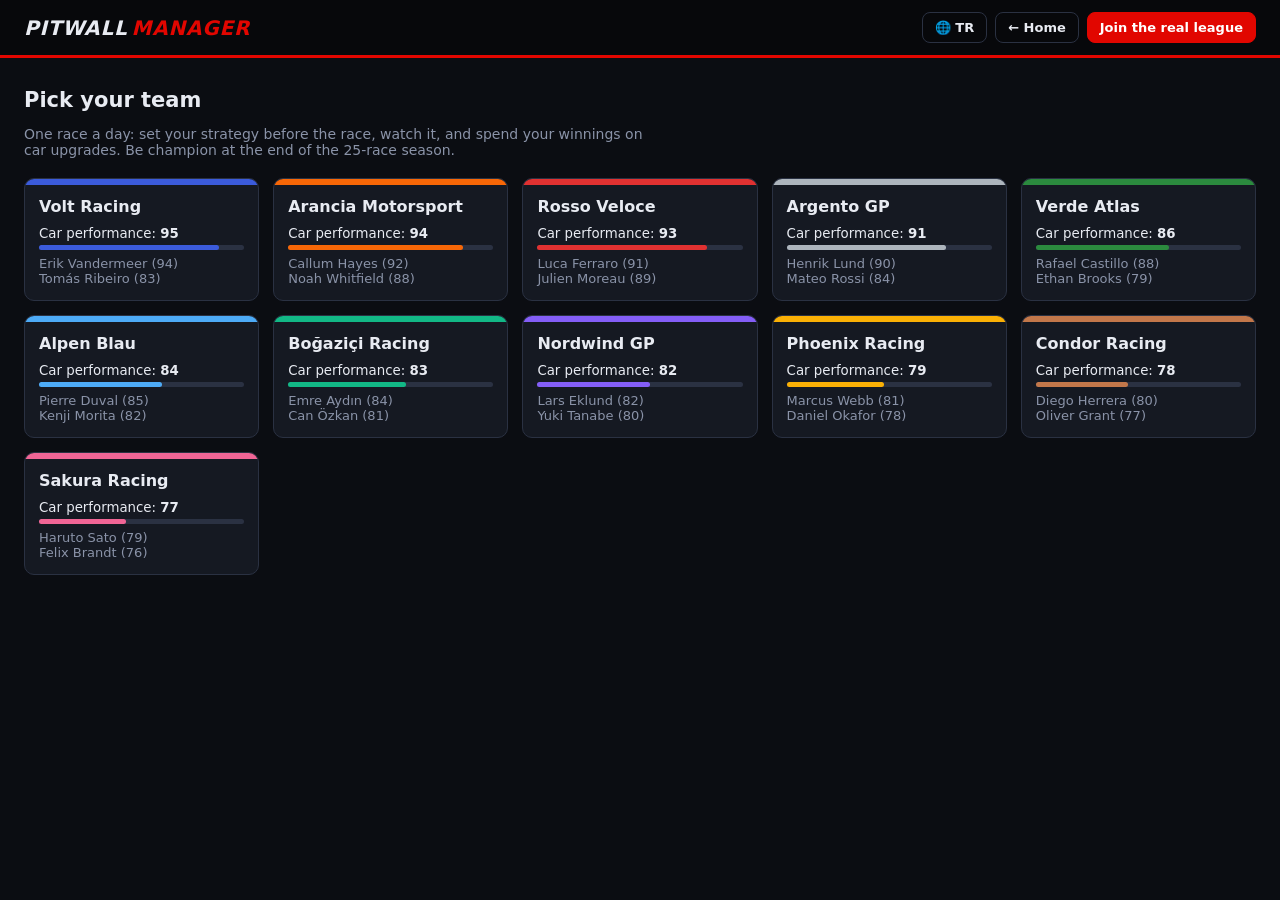
<file: deneme.html>
<!DOCTYPE html>
<html lang="tr">
<head>
  <meta charset="UTF-8">
  <meta name="viewport" content="width=device-width, initial-scale=1">
  <title>PitWall Manager — Deneme ligi (çevrimdışı)</title>
  <link rel="stylesheet" href="style.css?v=0.46">
</head>
<body>
  <header class="topbar demo-top">
    <a class="logo" href="./" title="Ana sayfaya dön" style="text-decoration:none;color:inherit">PITWALL<span>MANAGER</span></a>
    <div id="topInfo" class="top-info"></div>
    <div class="demo-nav">
      <button class="btn ghost" id="demoLang">🌐 EN</button>
      <a class="btn ghost" href="./">← Ana sayfa</a>
      <a class="btn primary" href="./">Gerçek lige katıl</a>
    </div>
  </header>

  <main>
    <!-- TAKIM SEÇİMİ -->
    <section id="menu" class="screen">
      <div class="hero">
        <h1>Takımını seç</h1>
        <p>Her gün bir yarış: yarıştan önce stratejini kur, yarışı izle, kazandığın parayla aracını geliştir. 25 yarışlık sezonun sonunda şampiyon ol.</p>
        <button id="continueBtn" class="btn primary hidden">Kayıtlı oyuna devam et</button>
      </div>
      <div id="teamGrid" class="team-grid"></div>
    </section>

    <!-- MERKEZ -->
    <section id="hub" class="screen hidden">
      <div class="hub-grid">
        <div>
          <div class="card">
            <div class="label">Sıradaki yarış</div>
            <div id="hubRace"></div>
            <div class="btn-row">
              <button id="goStrategyBtn" class="btn primary">Strateji kur →</button>
              <button id="goGarageBtn" class="btn">🔧 Garaj</button>
            </div>
          </div>
          <div class="card">
            <div class="label">Takımın</div>
            <h2 id="hubTeam"></h2>
            <div id="hubMoney" class="money"></div>
            <div id="hubCar"></div>
            <div class="btn-row"><button id="resetBtn" class="btn ghost">Yeni oyun</button></div>
          </div>
        </div>
        <div class="card" id="hubStandings"></div>
      </div>
    </section>

    <!-- GARAJ -->
    <section id="garage" class="screen hidden">
      <div class="card narrow">
        <div class="garage-head">
          <h2>🔧 Garaj</h2>
          <div id="garageMoney" class="money"></div>
        </div>
        <p class="muted">Her geliştirme parçayı güçlendirir (90'a kadar +2, sonra +1). Her seviye bir öncekinden %50 daha pahalıdır. Rakip takımlar da kazandıkları parayla geliştirme yapıyor!</p>
        <div id="parts"></div>
        <div class="btn-row"><button id="garageBack" class="btn primary">← Merkeze dön</button></div>
      </div>
    </section>

    <!-- STRATEJİ -->
    <section id="strategy" class="screen hidden">
      <div class="card race-head">
        <div>
          <div class="label">Yarış öncesi strateji</div>
          <div id="stratTitle" class="race-title"></div>
          <div id="stratInfo" class="muted"></div>
        </div>
        <div class="btn-row" style="margin:0">
          <button id="stratBack" class="btn ghost">← Geri</button>
          <button id="runRaceBtn" class="btn primary">🏁 Stratejiyi onayla ve yarışı başlat</button>
        </div>
      </div>
      <div id="plans" class="plans"></div>
    </section>

    <!-- YARIŞ (TEKRAR İZLEME) -->
    <section id="race" class="screen hidden">
      <div class="race-head card">
        <div>
          <div id="raceTitle" class="race-title"></div>
          <div id="lapInfo" class="lap-info"></div>
        </div>
        <div class="controls">
          <button id="raceBack" class="btn ghost">← Merkez</button>
          <button id="playBtn" class="btn primary">▶ İzle</button>
          <div class="speed">
            <span>Hız:</span>
            <button class="chip" data-speed="2000">1x</button>
            <button class="chip" data-speed="400">2x</button>
            <button class="chip" data-speed="120">4x</button>
          </div>
          <button id="toEndBtn" class="btn ghost">Sonucu göster ⏭</button>
        </div>
        <input id="scrub" type="range" min="0" max="1" value="0" class="scrub">
      </div>
      <div class="race-grid">
        <div class="card track-card"><svg id="trackMap" class="track-map" preserveAspectRatio="xMidYMid meet" aria-label="Pist haritası"></svg></div>
        <div class="card"><table id="board" class="board"></table></div>
        <div class="side">
          <div id="myCars"></div>
          <div class="card">
            <h3>Yarış olayları</h3>
            <label class="muted small"><input type="checkbox" id="onlyMine"> Sadece benim pilotlarım</label>
            <ul id="log" class="log"></ul>
          </div>
        </div>
      </div>
    </section>

    <!-- SONUÇ -->
    <section id="results" class="screen hidden">
      <div class="card narrow">
        <h2 id="resTitle"></h2>
        <div id="resPrize" class="prize"></div>
        <table id="resTable" class="board"></table>
        <div class="btn-row">
          <button id="resGarage" class="btn">🔧 Garaja git</button>
          <button id="resContinue" class="btn primary">Merkeze dön →</button>
        </div>
      </div>
    </section>

    <!-- SEZON SONU -->
    <section id="seasonEnd" class="screen hidden">
      <div class="card narrow">
        <h2>🏆 Sezon bitti!</h2>
        <div id="seasonSummary"></div>
        <div id="seasonStandings"></div>
        <div class="btn-row"><button id="newSeasonBtn" class="btn primary">Yeni oyun</button></div>
      </div>
    </section>
  </main>

  <!-- Ortak dosyalar (ileride sunucu da bunları kullanacak) -->
  <script src="shared/data.js?v=0.46"></script>
  <script src="shared/engine.js?v=0.46"></script>
  <!-- Arayüz -->
  <script src="ui/trackmap.js?v=0.46"></script>
  <script src="ui/i18n.js?v=0.46"></script>
  <script src="app.js?v=0.46"></script>
  <!-- Cloudflare Web Analytics (çerezsiz ziyaret istatistiği) --><script type='module' src='https://static.cloudflareinsights.com/beacon.min.js' data-cf-beacon='{"token": "7c474722022747379d3881f0cbeb6120"}'></script>
</body>
</html>
</file>
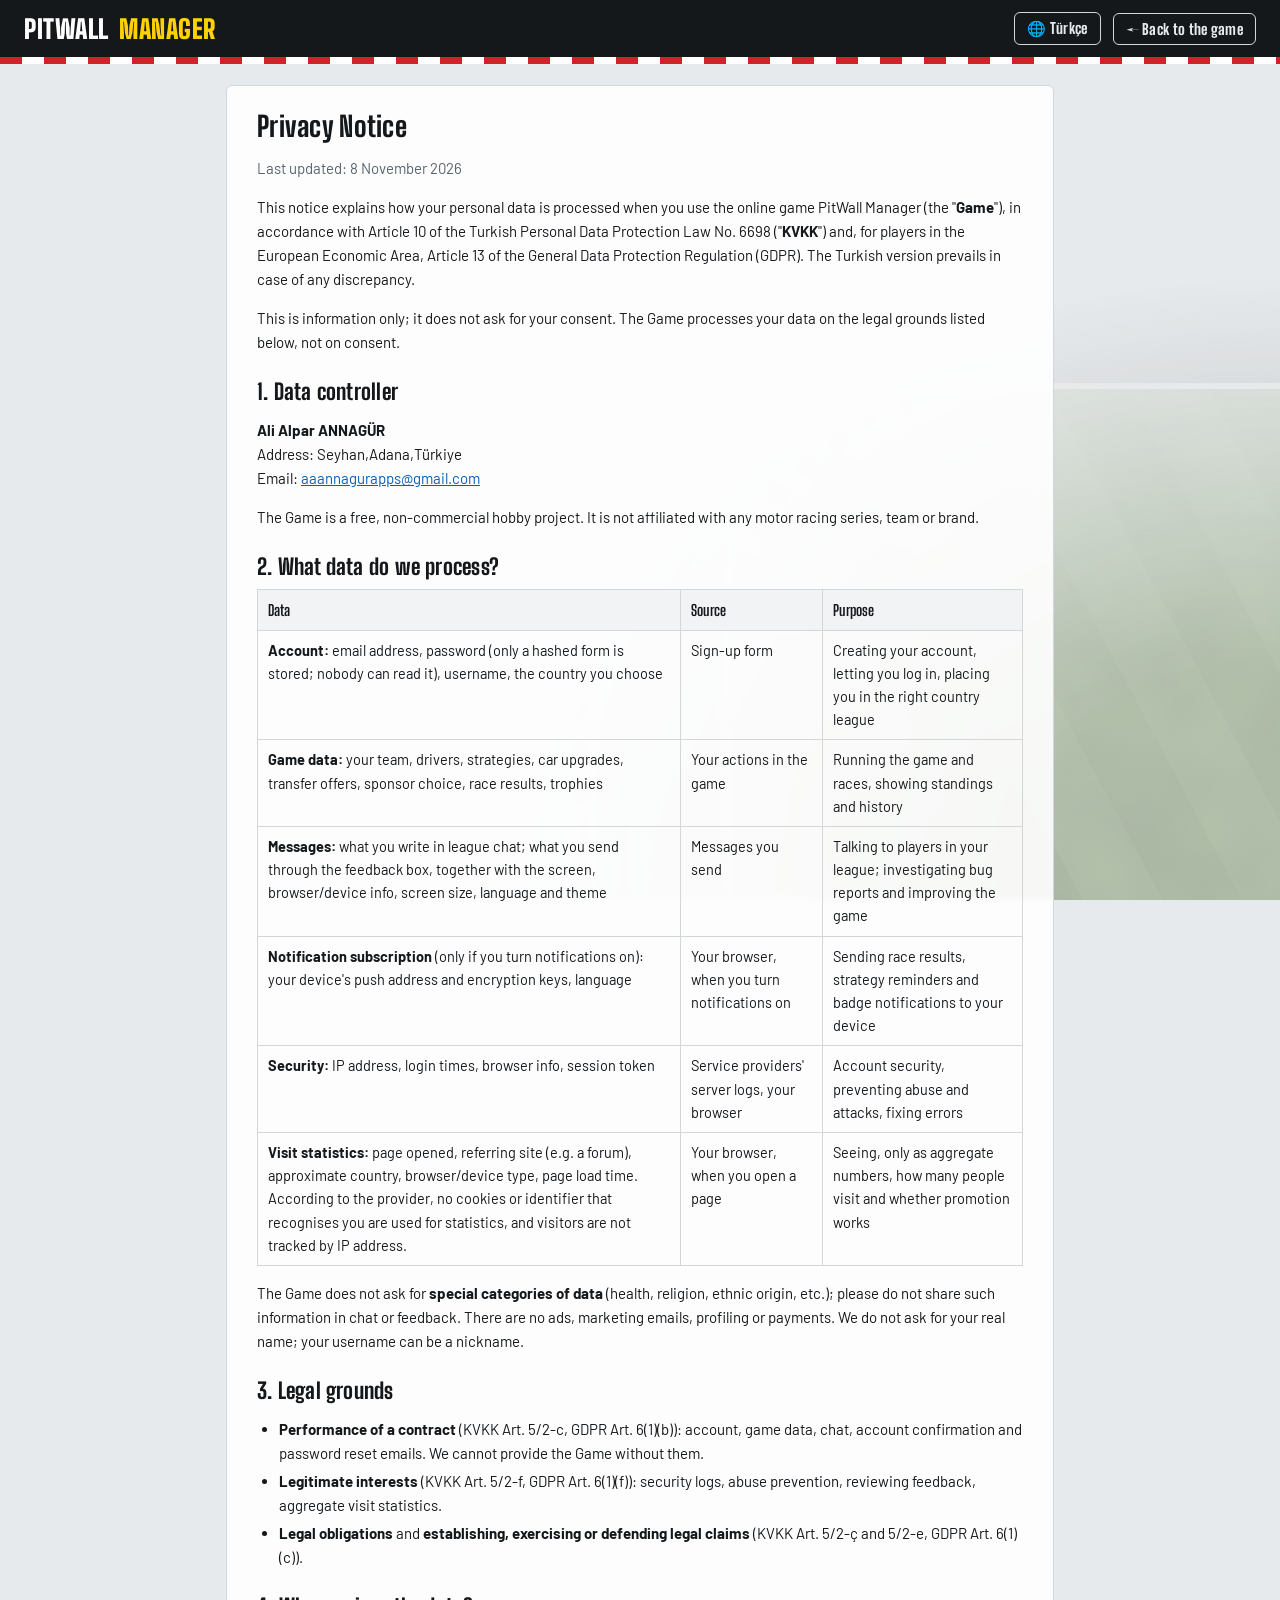
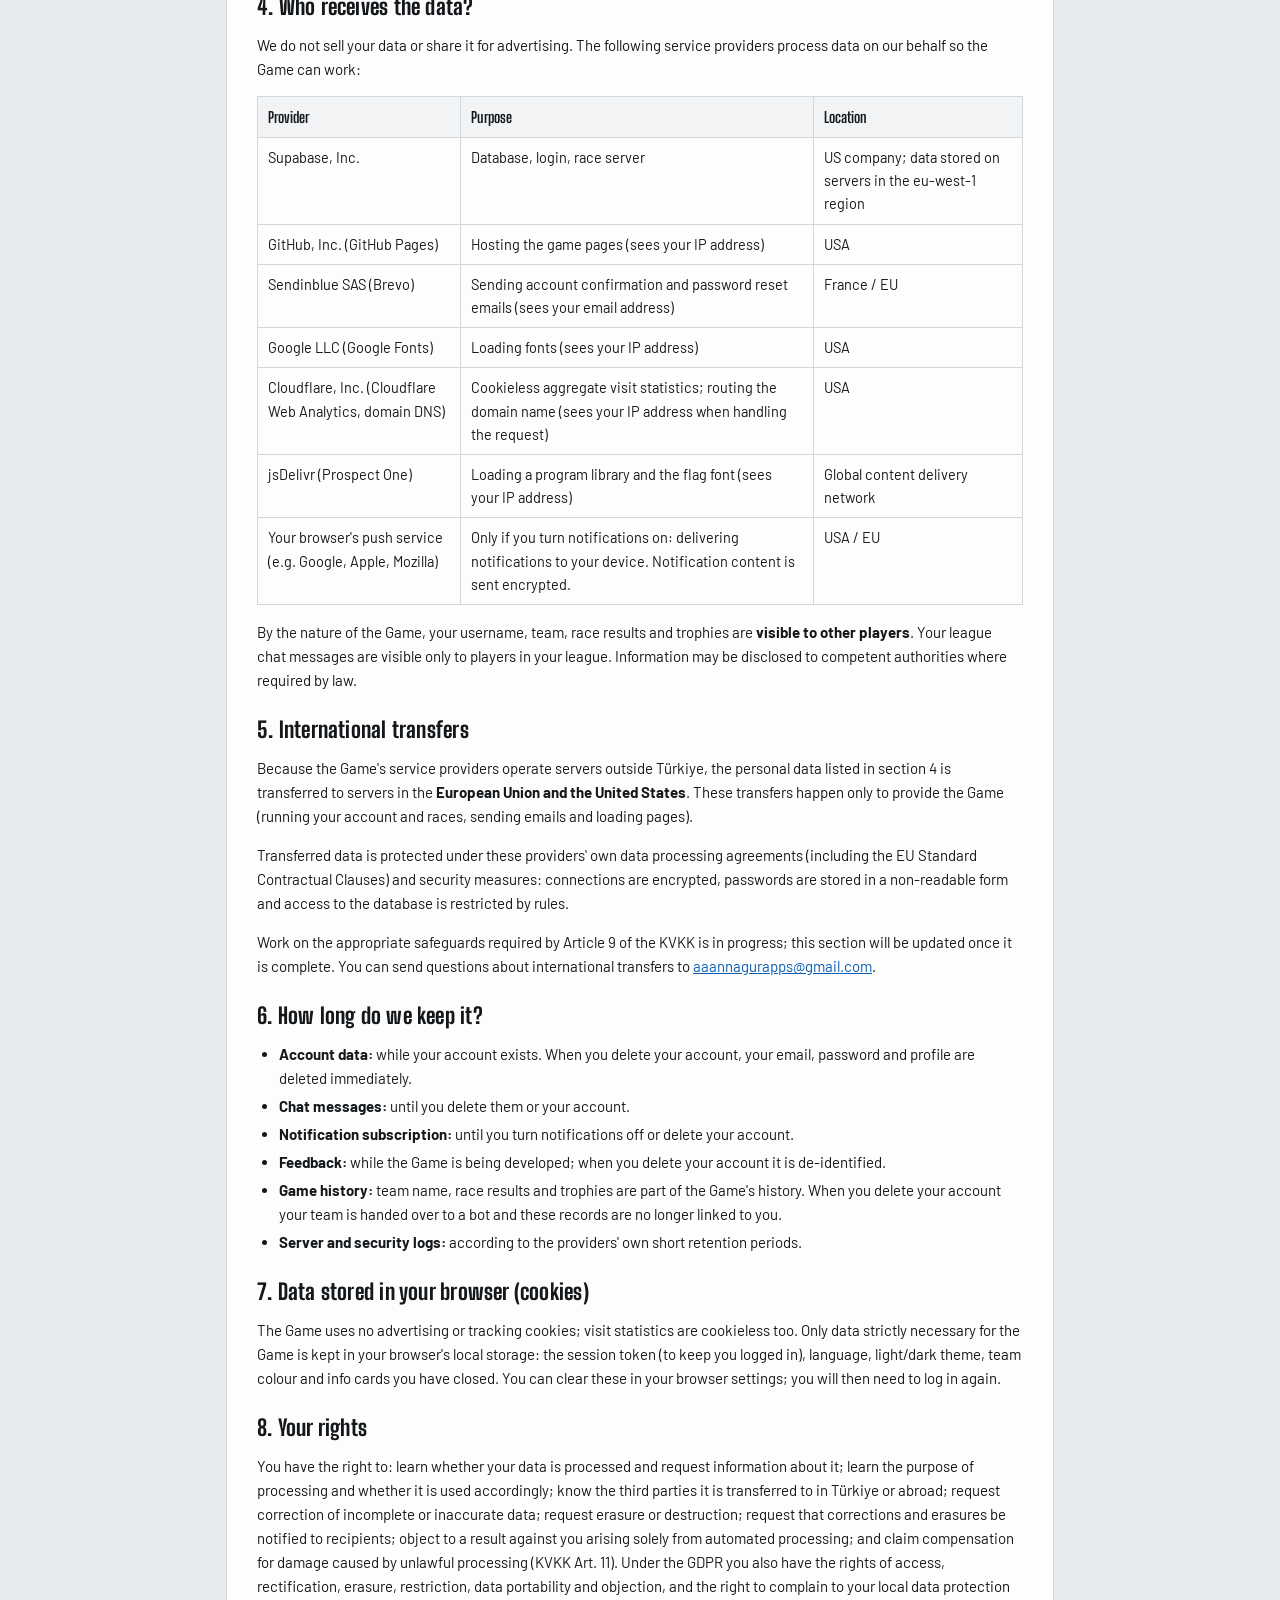
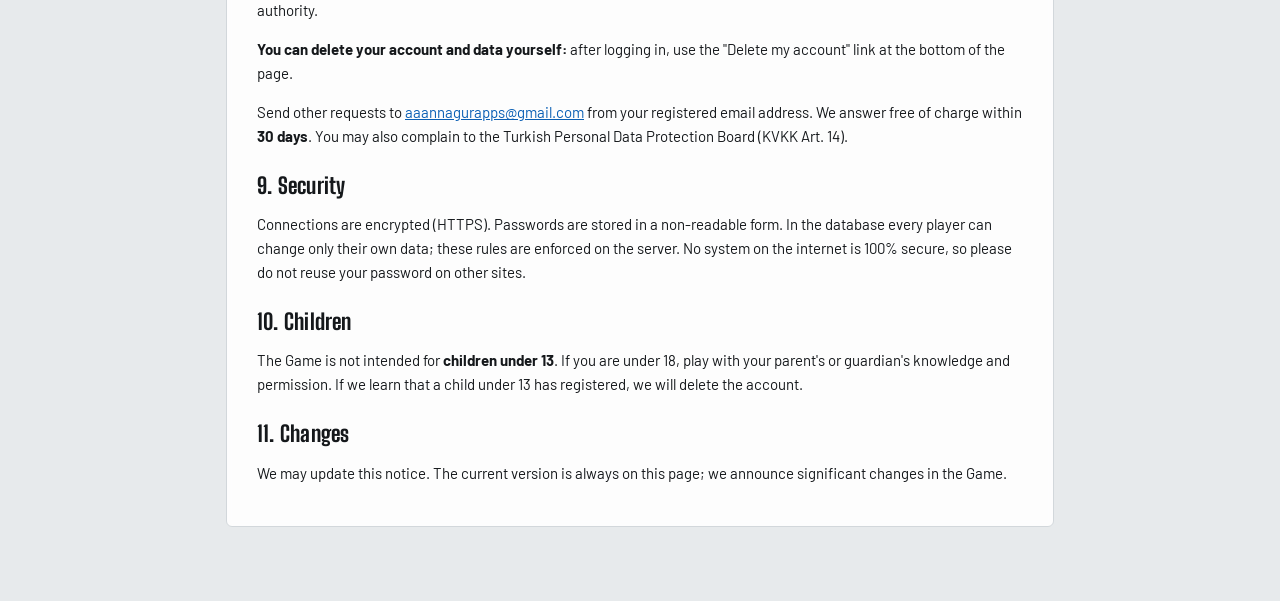
<file: gizlilik.html>
<!DOCTYPE html>
<html lang="tr">
<head>
  <meta charset="UTF-8">
  <meta name="viewport" content="width=device-width, initial-scale=1">
  <title>Gizlilik ve Aydınlatma Metni · PitWall Manager</title>
  <link rel="icon" type="image/png" sizes="32x32" href="icons/favicon-32.png">
  <meta name="theme-color" content="#15181B">
  <script>
    (function () {
      var t = null;
      try { t = localStorage.getItem("pitwall_theme"); } catch (e) {}
      if (t !== "light" && t !== "dark") t = window.matchMedia && matchMedia("(prefers-color-scheme: dark)").matches ? "dark" : "light";
      document.documentElement.setAttribute("data-theme", t);
    })();
  </script>
  <link rel="preconnect" href="https://fonts.googleapis.com">
  <link rel="preconnect" href="https://fonts.gstatic.com" crossorigin>
  <link rel="stylesheet" href="https://fonts.googleapis.com/css2?family=Big+Shoulders+Display:wght@700;800;900&family=Barlow:wght@400;600;700&display=swap">
  <link rel="stylesheet" href="style.css?v=0.46">
  <link rel="stylesheet" href="themes.css?v=0.46">
  <link rel="stylesheet" href="legal.css?v=0.46">
  <script src="legal-config.js?v=0.46"></script>
  <script src="legal.js?v=0.46"></script>
</head>
<body data-title-tr="Gizlilik ve Aydınlatma Metni" data-title-en="Privacy Notice">
  <header class="topbar">
    <a class="logo" href="./">PITWALL <span>MANAGER</span></a>
    <div class="top-right">
      <button id="langSwitch" class="btn ghost small-btn">🌐 English</button>
      <a class="btn ghost small-btn" href="./"><span data-lang="tr">← Oyuna dön</span><span data-lang="en" hidden>← Back to the game</span></a>
    </div>
  </header>

  <main class="legal">
    <!-- ====================== TÜRKÇE ====================== -->
    <article data-lang="tr" class="card">
      <h1>Gizlilik ve Kişisel Verilerin Korunması Aydınlatma Metni</h1>
      <p class="muted">Son güncelleme: <span data-legal="updated"></span></p>

      <p>Bu metin, PitWall Manager çevrimiçi oyununu ("<b>Oyun</b>") kullanırken kişisel verilerinin nasıl işlendiğini
        6698 sayılı Kişisel Verilerin Korunması Kanunu'nun ("<b>KVKK</b>") 10. maddesi ve Aydınlatma Yükümlülüğünün
        Yerine Getirilmesinde Uyulacak Usul ve Esaslar Hakkında Tebliğ uyarınca açıklar. Avrupa Ekonomik Alanı'ndan
        oyuna katılan oyuncular için aynı bilgiler Genel Veri Koruma Tüzüğü (GDPR) 13. maddesi kapsamında da verilmektedir.</p>
      <p>Bu metin bir bilgilendirmedir; onay vermeni gerektirmez. Oyun, verilerini açık rızana dayanarak değil,
        aşağıda belirtilen hukuki sebeplere dayanarak işler.</p>

      <h2>1. Veri sorumlusu</h2>
      <p><b data-legal="owner"></b><br>
        Adres: <span data-legal="address"></span><br>
        E-posta: <a data-legal="email"></a></p>
      <p>Oyun ticari olmayan, ücretsiz bir hobi projesidir. Herhangi bir otomobil yarışı serisi, takımı ya da markasıyla bağlantısı yoktur.</p>

      <h2>2. Hangi verileri işliyoruz?</h2>
      <table class="legal-table">
        <tr><th>Veri</th><th>Nereden gelir</th><th>Neden</th></tr>
        <tr><td><b>Kimlik ve hesap:</b> e-posta adresi, şifre (yalnızca şifrelenmiş/özetlenmiş hâli saklanır, kimse okuyamaz), kullanıcı adı, seçtiğin ülke</td>
          <td>Kayıt formu</td><td>Hesabını oluşturmak, giriş yapmanı sağlamak, seni doğru ülke ligine yerleştirmek</td></tr>
        <tr><td><b>Oyun verileri:</b> takımın, pilotların, stratejilerin, araç geliştirmelerin, transfer teklifleri, sponsor seçimin, yarış sonuçların, kupaların</td>
          <td>Oyun içindeki işlemlerin</td><td>Oyunu oynatmak, yarışları koşturmak, sıralamaları ve tarihçeyi göstermek</td></tr>
        <tr><td><b>Yazışmalar:</b> lig sohbetine yazdığın mesajlar; geri bildirim kutusuna yazdıkların ve bununla birlikte kaydedilen ekran, tarayıcı/cihaz bilgisi, ekran boyutu, dil ve tema</td>
          <td>Senin gönderdiğin mesajlar</td><td>Ligdeki oyuncularla iletişim; hata bildirimlerini incelemek ve oyunu geliştirmek</td></tr>
        <tr><td><b>Bildirim aboneliği</b> (yalnızca bildirimleri açarsan): cihazına özel bildirim adresi ve şifreleme anahtarları, dil tercihi</td>
          <td>Tarayıcın, bildirimleri açtığında</td><td>Yarış sonucu, strateji hatırlatması ve rozet bildirimlerini cihazına göndermek</td></tr>
        <tr><td><b>İşlem güvenliği:</b> IP adresi, giriş zamanları, tarayıcı bilgisi, oturum anahtarı</td>
          <td>Hizmet sağlayıcıların sunucu kayıtları, tarayıcının</td><td>Hesap güvenliği, kötüye kullanımın ve saldırıların önlenmesi, hataların giderilmesi</td></tr>
        <tr><td><b>Ziyaret istatistikleri:</b> açılan sayfa, gelinen site (ör. bir forum), yaklaşık ülke, tarayıcı/cihaz türü, sayfa yüklenme süresi. Hizmet sağlayıcının beyanına göre istatistik için çerez ya da seni tanıyan bir kimlik kullanılmaz, ziyaretçiler IP adresiyle takip edilmez.</td>
          <td>Tarayıcın, sayfayı açtığında</td><td>Kaç kişinin oyunu ziyaret ettiğini ve tanıtımların işe yarayıp yaramadığını yalnızca toplu sayılarla görmek</td></tr>
      </table>
      <p>Oyun <b>özel nitelikli kişisel veri</b> (sağlık, din, etnik köken vb.) istemez; lütfen sohbet ve geri bildirimlerde bu tür bilgileri paylaşma.
        Oyunda reklam, pazarlama e-postası, kişi profillemesi ya da ödeme yoktur. Gerçek adını istemiyoruz; kullanıcı adın bir takma ad olabilir.</p>

      <h2>3. Hukuki sebepler (KVKK m.5)</h2>
      <ul>
        <li><b>Sözleşmenin kurulması ve ifası</b> (m.5/2-c): hesap, oyun verileri, sohbet, hesap onay ve şifre sıfırlama e-postaları. Bu veriler olmadan oyunu sunamayız.</li>
        <li><b>Meşru menfaat</b> (m.5/2-f): işlem güvenliği kayıtları, kötüye kullanımın önlenmesi, geri bildirimlerin incelenmesi, toplu ziyaret istatistikleri.</li>
        <li><b>Hukuki yükümlülük</b> (m.5/2-ç) ve <b>bir hakkın tesisi, kullanılması veya korunması</b> (m.5/2-e): resmî makamların talepleri ve olası uyuşmazlıklar.</li>
      </ul>

      <h2>4. Verileri kimlere aktarıyoruz?</h2>
      <p>Verilerini satmayız, reklam için kimseyle paylaşmayız. Oyunun çalışması için aşağıdaki hizmet sağlayıcıları
        <b>veri işleyen</b> olarak kullanılır:</p>
      <table class="legal-table">
        <tr><th>Hizmet sağlayıcı</th><th>Ne için</th><th>Konum</th></tr>
        <tr><td>Supabase, Inc.</td><td>Veritabanı, kullanıcı girişi, yarış sunucusu</td><td>ABD şirketi; veriler <span data-legal="dbRegion"></span> bölgesindeki sunucularda</td></tr>
        <tr><td>GitHub, Inc. (GitHub Pages)</td><td>Oyun sayfalarının yayınlanması (IP adresini görür)</td><td>ABD</td></tr>
        <tr><td>Sendinblue SAS (Brevo)</td><td>Hesap onay ve şifre sıfırlama e-postalarının gönderimi (e-posta adresini görür)</td><td>Fransa / AB</td></tr>
        <tr><td>Google LLC (Google Fonts)</td><td>Yazı tiplerinin yüklenmesi (IP adresini görür)</td><td>ABD</td></tr>
        <tr><td>Cloudflare, Inc. (Cloudflare Web Analytics, alan adı DNS'i)</td><td>Çerezsiz, toplu ziyaret istatistikleri; alan adının yönlendirilmesi (isteği iletirken IP adresini görür)</td><td>ABD</td></tr>
        <tr><td>jsDelivr (Prospect One)</td><td>Program kütüphanesi ve bayrak yazı tipinin yüklenmesi (IP adresini görür)</td><td>Dünya geneli içerik dağıtım ağı</td></tr>
        <tr><td>Tarayıcının bildirim servisi (ör. Google, Apple, Mozilla)</td><td>Yalnızca bildirimleri açtıysan: bildirimlerin cihazına iletilmesi. Bildirim içeriği şifreli gönderilir.</td><td>ABD / AB</td></tr>
      </table>
      <p>Ayrıca kullanıcı adın, takımın, yarış sonuçların ve kupaların oyunun doğası gereği <b>diğer oyunculara görünür</b>.
        Lig sohbetindeki mesajlarını yalnızca aynı ligdeki oyuncular görür. Kanunen yetkili kamu kurumlarının talebi hâlinde
        bilgiler ilgili mevzuat çerçevesinde paylaşılabilir.</p>

      <h2>5. Yurt dışına aktarım</h2>
      <p>Oyunun çalıştığı hizmet sağlayıcıların sunucuları Türkiye dışında bulunduğundan, 4. bölümde sayılan kişisel verilerin
        <b>Avrupa Birliği ve Amerika Birleşik Devletleri</b>'ndeki sunuculara aktarılmaktadır. Bu aktarım yalnızca oyunun sunulması
        (hesabının çalışması, yarışların koşulması, e-postaların gönderilmesi ve sayfaların yüklenmesi) için yapılır.</p>
      <p>Aktarılan veriler, bu hizmet sağlayıcıların kendi veri işleme sözleşmeleri (Avrupa Birliği standart sözleşme maddeleri dahil)
        ve güvenlik önlemleri kapsamında korunur: bağlantılar şifrelidir, şifreler okunamaz biçimde saklanır ve veritabanına erişim
        kurallarla sınırlandırılmıştır.</p>
      <p>KVKK'nın 9. maddesi kapsamında yurt dışına aktarım için öngörülen uygun güvencelere ilişkin çalışmalarımız sürmektedir;
        bu süreç tamamlandığında bu bölüm güncellenecektir. Yurt dışına aktarım hakkında sorularını <a data-legal="email"></a> adresine iletebilirsin.</p>

      <h2>6. Verileri nasıl topluyoruz?</h2>
      <p>Kayıt formu, oyun ekranları, sohbet ve geri bildirim kutusu aracılığıyla, elektronik ortamda ve otomatik yollarla toplanır.</p>

      <h2>7. Ne kadar süre saklıyoruz?</h2>
      <ul>
        <li><b>Hesap bilgileri:</b> hesabın açık olduğu sürece. Hesabını silince e-posta adresin, şifren ve profilin hemen silinir.</li>
        <li><b>Sohbet mesajları:</b> sen silene ya da hesabını silene kadar.</li>
        <li><b>Bildirim aboneliği:</b> bildirimleri kapatana ya da hesabını silene kadar.</li>
        <li><b>Geri bildirimler:</b> oyun geliştirildiği sürece; hesabını silince seninle bağlantısı koparılır (kimliksizleştirilir).</li>
        <li><b>Oyun geçmişi:</b> takım adı, yarış sonuçları ve kupalar oyunun tarihçesinin parçasıdır. Hesabını silince takımın bir bota devredilir ve bu kayıtların seninle bağlantısı kaldırılır.</li>
        <li><b>Sunucu ve güvenlik kayıtları:</b> hizmet sağlayıcıların kendi kısa saklama sürelerine göre.</li>
      </ul>
      <p>Saklama süresi dolan veriler silinir, yok edilir ya da anonim hâle getirilir.</p>

      <h2>8. Tarayıcında sakladığımız bilgiler (çerezler)</h2>
      <p>Oyun reklam ya da izleme çerezi kullanmaz; ziyaret istatistikleri de çerezsiz çalışır. Tarayıcının yerel deposunda yalnızca oyunun çalışması için zorunlu olan bilgiler tutulur:
        oturum anahtarı (giriş yapmış kalman için), dil, açık/koyu tema, takım rengi ve kapattığın bilgilendirme kartları. Bunlar tarayıcı ayarlarından silinebilir;
        silersen yeniden giriş yapman gerekir.</p>

      <h2>9. Haklarım neler? (KVKK m.11)</h2>
      <p>Veri sorumlusuna başvurarak şu haklarını kullanabilirsin:</p>
      <ul>
        <li>kişisel verilerinin işlenip işlenmediğini öğrenmek, işlenmişse bilgi talep etmek,</li>
        <li>işlenme amacını ve amacına uygun kullanılıp kullanılmadığını öğrenmek,</li>
        <li>yurt içinde veya yurt dışında aktarıldığı üçüncü kişileri bilmek,</li>
        <li>eksik veya yanlış işlenmişse düzeltilmesini istemek,</li>
        <li>KVKK m.7'deki şartlar çerçevesinde silinmesini veya yok edilmesini istemek,</li>
        <li>düzeltme ve silme işlemlerinin, verilerin aktarıldığı üçüncü kişilere bildirilmesini istemek,</li>
        <li>münhasıran otomatik sistemlerle analiz edilmesi sonucu aleyhine bir sonuç çıkmasına itiraz etmek,</li>
        <li>kanuna aykırı işleme sebebiyle zarara uğraman hâlinde zararın giderilmesini talep etmek.</li>
      </ul>
      <p><b>Hesabını ve verilerini kendin de silebilirsin:</b> oyuna giriş yaptıktan sonra sayfanın altındaki "Hesabımı sil" bağlantısını kullan.</p>
      <p>Başvurularını <a data-legal="email"></a> adresine, kayıtlı e-posta adresinden yazarak iletebilirsin. Başvurular en geç
        <b>30 gün</b> içinde ücretsiz olarak sonuçlandırılır. Başvurunun reddedilmesi, cevabın yetersiz bulunması veya süresinde cevap verilmemesi
        hâlinde Kişisel Verileri Koruma Kurulu'na şikâyette bulunabilirsin (KVKK m.14).</p>

      <h2>10. Güvenlik</h2>
      <p>Bağlantılar şifrelidir (HTTPS). Şifreler okunamaz biçimde saklanır. Veritabanında her oyuncu yalnızca kendisine ait verileri değiştirebilir;
        bu kurallar sunucu tarafında uygulanır. Yine de internet üzerinden hiçbir sistem %100 güvenli değildir; şifreni başka sitelerde kullanmamanı öneririz.</p>

      <h2>11. Çocuklar</h2>
      <p>Oyun <b>13 yaşından küçükler</b> için değildir. 18 yaşından küçüksen oyuna velinin bilgisi ve izniyle katıl.
        13 yaşından küçük birinin kayıt olduğunu fark edersek hesabı sileriz.</p>

      <h2>12. Değişiklikler</h2>
      <p>Bu metni güncelleyebiliriz. Güncel hâli her zaman bu sayfada yer alır; önemli değişiklikleri oyun içinde duyururuz.</p>
    </article>

    <!-- ====================== ENGLISH ====================== -->
    <article data-lang="en" class="card" hidden>
      <h1>Privacy Notice</h1>
      <p class="muted">Last updated: <span data-legal="updated"></span></p>

      <p>This notice explains how your personal data is processed when you use the online game PitWall Manager (the "<b>Game</b>"),
        in accordance with Article 10 of the Turkish Personal Data Protection Law No. 6698 ("<b>KVKK</b>") and, for players in the
        European Economic Area, Article 13 of the General Data Protection Regulation (GDPR). The Turkish version prevails in case of any discrepancy.</p>
      <p>This is information only; it does not ask for your consent. The Game processes your data on the legal grounds listed below, not on consent.</p>

      <h2>1. Data controller</h2>
      <p><b data-legal="owner"></b><br>
        Address: <span data-legal="address"></span><br>
        Email: <a data-legal="email"></a></p>
      <p>The Game is a free, non-commercial hobby project. It is not affiliated with any motor racing series, team or brand.</p>

      <h2>2. What data do we process?</h2>
      <table class="legal-table">
        <tr><th>Data</th><th>Source</th><th>Purpose</th></tr>
        <tr><td><b>Account:</b> email address, password (only a hashed form is stored; nobody can read it), username, the country you choose</td>
          <td>Sign-up form</td><td>Creating your account, letting you log in, placing you in the right country league</td></tr>
        <tr><td><b>Game data:</b> your team, drivers, strategies, car upgrades, transfer offers, sponsor choice, race results, trophies</td>
          <td>Your actions in the game</td><td>Running the game and races, showing standings and history</td></tr>
        <tr><td><b>Messages:</b> what you write in league chat; what you send through the feedback box, together with the screen, browser/device info, screen size, language and theme</td>
          <td>Messages you send</td><td>Talking to players in your league; investigating bug reports and improving the game</td></tr>
        <tr><td><b>Notification subscription</b> (only if you turn notifications on): your device's push address and encryption keys, language</td>
          <td>Your browser, when you turn notifications on</td><td>Sending race results, strategy reminders and badge notifications to your device</td></tr>
        <tr><td><b>Security:</b> IP address, login times, browser info, session token</td>
          <td>Service providers' server logs, your browser</td><td>Account security, preventing abuse and attacks, fixing errors</td></tr>
        <tr><td><b>Visit statistics:</b> page opened, referring site (e.g. a forum), approximate country, browser/device type, page load time. According to the provider, no cookies or identifier that recognises you are used for statistics, and visitors are not tracked by IP address.</td>
          <td>Your browser, when you open a page</td><td>Seeing, only as aggregate numbers, how many people visit and whether promotion works</td></tr>
      </table>
      <p>The Game does not ask for <b>special categories of data</b> (health, religion, ethnic origin, etc.); please do not share such information in chat or feedback.
        There are no ads, marketing emails, profiling or payments. We do not ask for your real name; your username can be a nickname.</p>

      <h2>3. Legal grounds</h2>
      <ul>
        <li><b>Performance of a contract</b> (KVKK Art. 5/2-c, GDPR Art. 6(1)(b)): account, game data, chat, account confirmation and password reset emails. We cannot provide the Game without them.</li>
        <li><b>Legitimate interests</b> (KVKK Art. 5/2-f, GDPR Art. 6(1)(f)): security logs, abuse prevention, reviewing feedback, aggregate visit statistics.</li>
        <li><b>Legal obligations</b> and <b>establishing, exercising or defending legal claims</b> (KVKK Art. 5/2-ç and 5/2-e, GDPR Art. 6(1)(c)).</li>
      </ul>

      <h2>4. Who receives the data?</h2>
      <p>We do not sell your data or share it for advertising. The following service providers process data on our behalf so the Game can work:</p>
      <table class="legal-table">
        <tr><th>Provider</th><th>Purpose</th><th>Location</th></tr>
        <tr><td>Supabase, Inc.</td><td>Database, login, race server</td><td>US company; data stored on servers in the <span data-legal="dbRegion"></span> region</td></tr>
        <tr><td>GitHub, Inc. (GitHub Pages)</td><td>Hosting the game pages (sees your IP address)</td><td>USA</td></tr>
        <tr><td>Sendinblue SAS (Brevo)</td><td>Sending account confirmation and password reset emails (sees your email address)</td><td>France / EU</td></tr>
        <tr><td>Google LLC (Google Fonts)</td><td>Loading fonts (sees your IP address)</td><td>USA</td></tr>
        <tr><td>Cloudflare, Inc. (Cloudflare Web Analytics, domain DNS)</td><td>Cookieless aggregate visit statistics; routing the domain name (sees your IP address when handling the request)</td><td>USA</td></tr>
        <tr><td>jsDelivr (Prospect One)</td><td>Loading a program library and the flag font (sees your IP address)</td><td>Global content delivery network</td></tr>
        <tr><td>Your browser's push service (e.g. Google, Apple, Mozilla)</td><td>Only if you turn notifications on: delivering notifications to your device. Notification content is sent encrypted.</td><td>USA / EU</td></tr>
      </table>
      <p>By the nature of the Game, your username, team, race results and trophies are <b>visible to other players</b>.
        Your league chat messages are visible only to players in your league. Information may be disclosed to competent authorities where required by law.</p>

      <h2>5. International transfers</h2>
      <p>Because the Game's service providers operate servers outside Türkiye, the personal data listed in section 4 is transferred to servers in
        the <b>European Union and the United States</b>. These transfers happen only to provide the Game (running your account and races, sending emails and loading pages).</p>
      <p>Transferred data is protected under these providers' own data processing agreements (including the EU Standard Contractual Clauses)
        and security measures: connections are encrypted, passwords are stored in a non-readable form and access to the database is restricted by rules.</p>
      <p>Work on the appropriate safeguards required by Article 9 of the KVKK is in progress; this section will be updated once it is complete.
        You can send questions about international transfers to <a data-legal="email"></a>.</p>

      <h2>6. How long do we keep it?</h2>
      <ul>
        <li><b>Account data:</b> while your account exists. When you delete your account, your email, password and profile are deleted immediately.</li>
        <li><b>Chat messages:</b> until you delete them or your account.</li>
        <li><b>Notification subscription:</b> until you turn notifications off or delete your account.</li>
        <li><b>Feedback:</b> while the Game is being developed; when you delete your account it is de-identified.</li>
        <li><b>Game history:</b> team name, race results and trophies are part of the Game's history. When you delete your account your team is handed over to a bot and these records are no longer linked to you.</li>
        <li><b>Server and security logs:</b> according to the providers' own short retention periods.</li>
      </ul>

      <h2>7. Data stored in your browser (cookies)</h2>
      <p>The Game uses no advertising or tracking cookies; visit statistics are cookieless too. Only data strictly necessary for the Game is kept in your browser's local storage:
        the session token (to keep you logged in), language, light/dark theme, team colour and info cards you have closed. You can clear these in your browser settings;
        you will then need to log in again.</p>

      <h2>8. Your rights</h2>
      <p>You have the right to: learn whether your data is processed and request information about it; learn the purpose of processing and whether it is used accordingly;
        know the third parties it is transferred to in Türkiye or abroad; request correction of incomplete or inaccurate data; request erasure or destruction;
        request that corrections and erasures be notified to recipients; object to a result against you arising solely from automated processing;
        and claim compensation for damage caused by unlawful processing (KVKK Art. 11). Under the GDPR you also have the rights of access, rectification,
        erasure, restriction, data portability and objection, and the right to complain to your local data protection authority.</p>
      <p><b>You can delete your account and data yourself:</b> after logging in, use the "Delete my account" link at the bottom of the page.</p>
      <p>Send other requests to <a data-legal="email"></a> from your registered email address. We answer free of charge within <b>30 days</b>.
        You may also complain to the Turkish Personal Data Protection Board (KVKK Art. 14).</p>

      <h2>9. Security</h2>
      <p>Connections are encrypted (HTTPS). Passwords are stored in a non-readable form. In the database every player can change only their own data;
        these rules are enforced on the server. No system on the internet is 100% secure, so please do not reuse your password on other sites.</p>

      <h2>10. Children</h2>
      <p>The Game is not intended for <b>children under 13</b>. If you are under 18, play with your parent's or guardian's knowledge and permission.
        If we learn that a child under 13 has registered, we will delete the account.</p>

      <h2>11. Changes</h2>
      <p>We may update this notice. The current version is always on this page; we announce significant changes in the Game.</p>
    </article>
  </main>
  <!-- Cloudflare Web Analytics (çerezsiz ziyaret istatistiği) --><script type='module' src='https://static.cloudflareinsights.com/beacon.min.js' data-cf-beacon='{"token": "7c474722022747379d3881f0cbeb6120"}'></script>
</body>
</html>
</file>
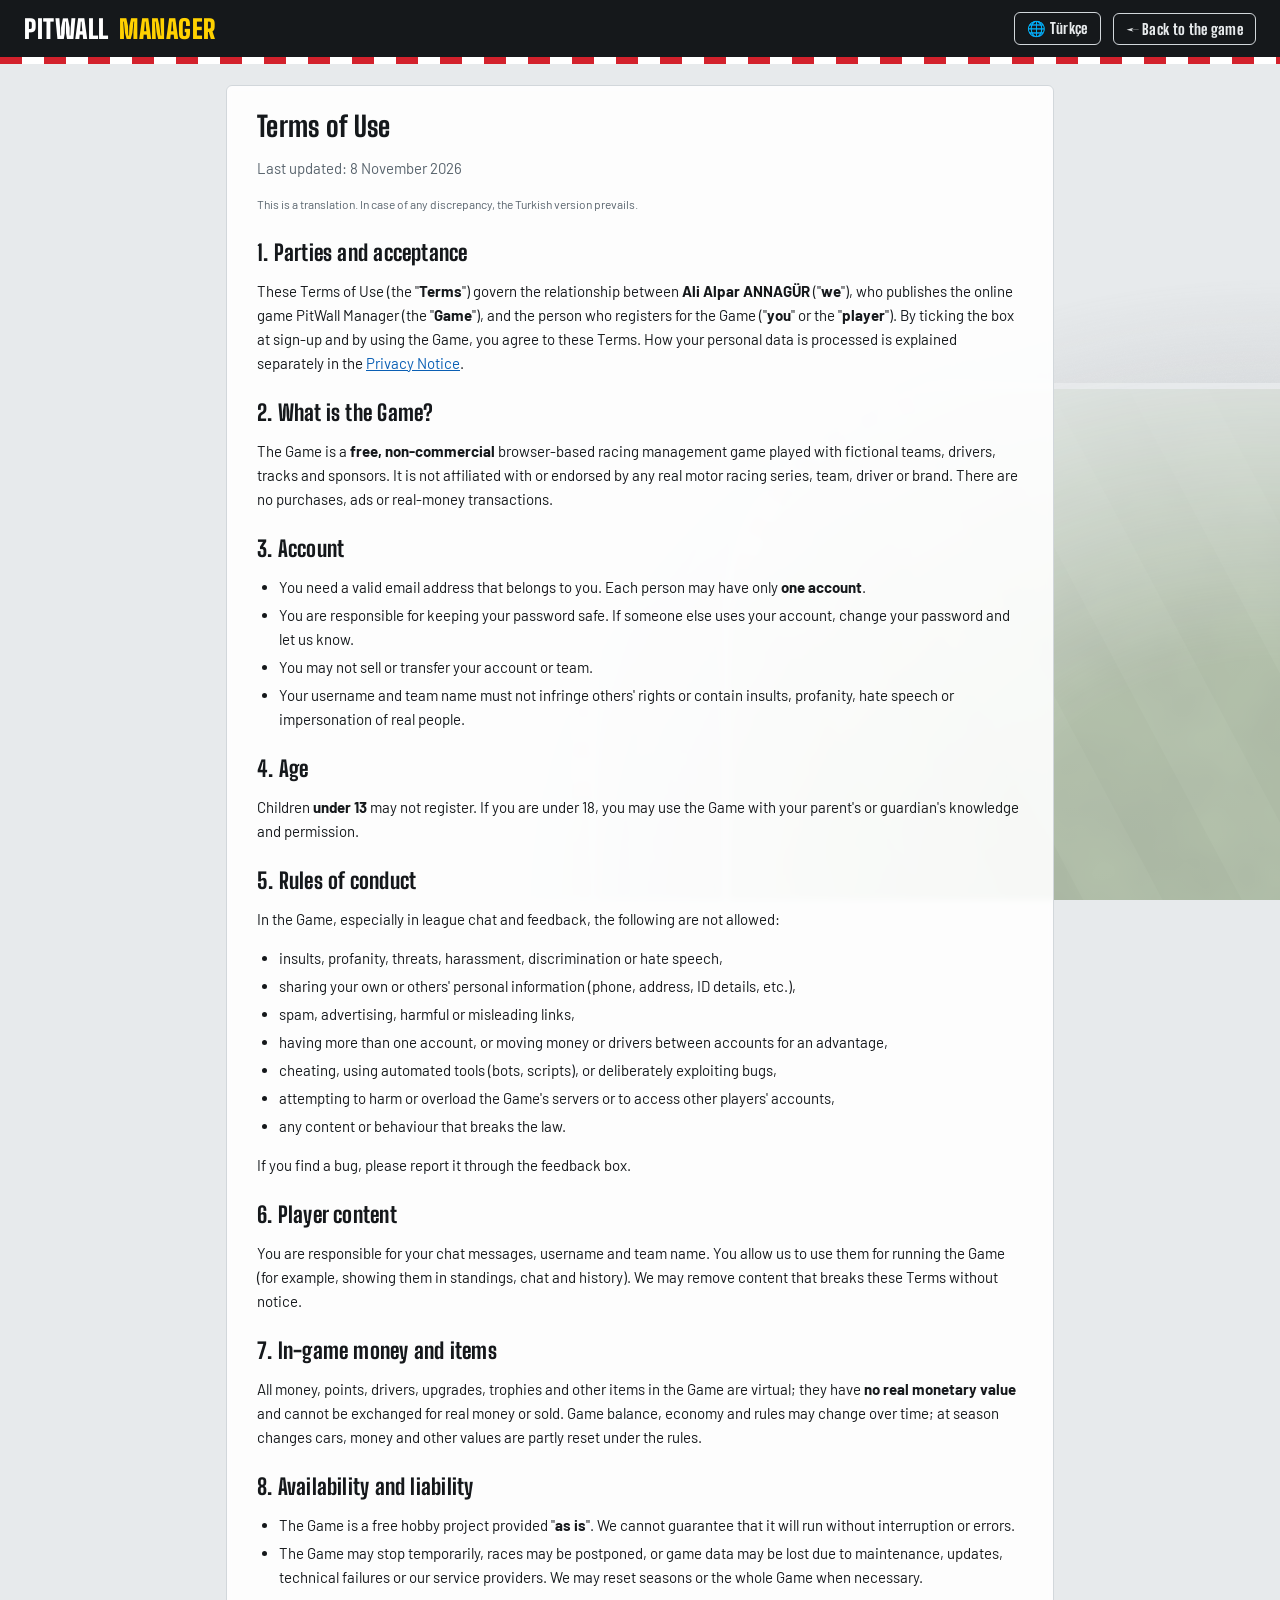
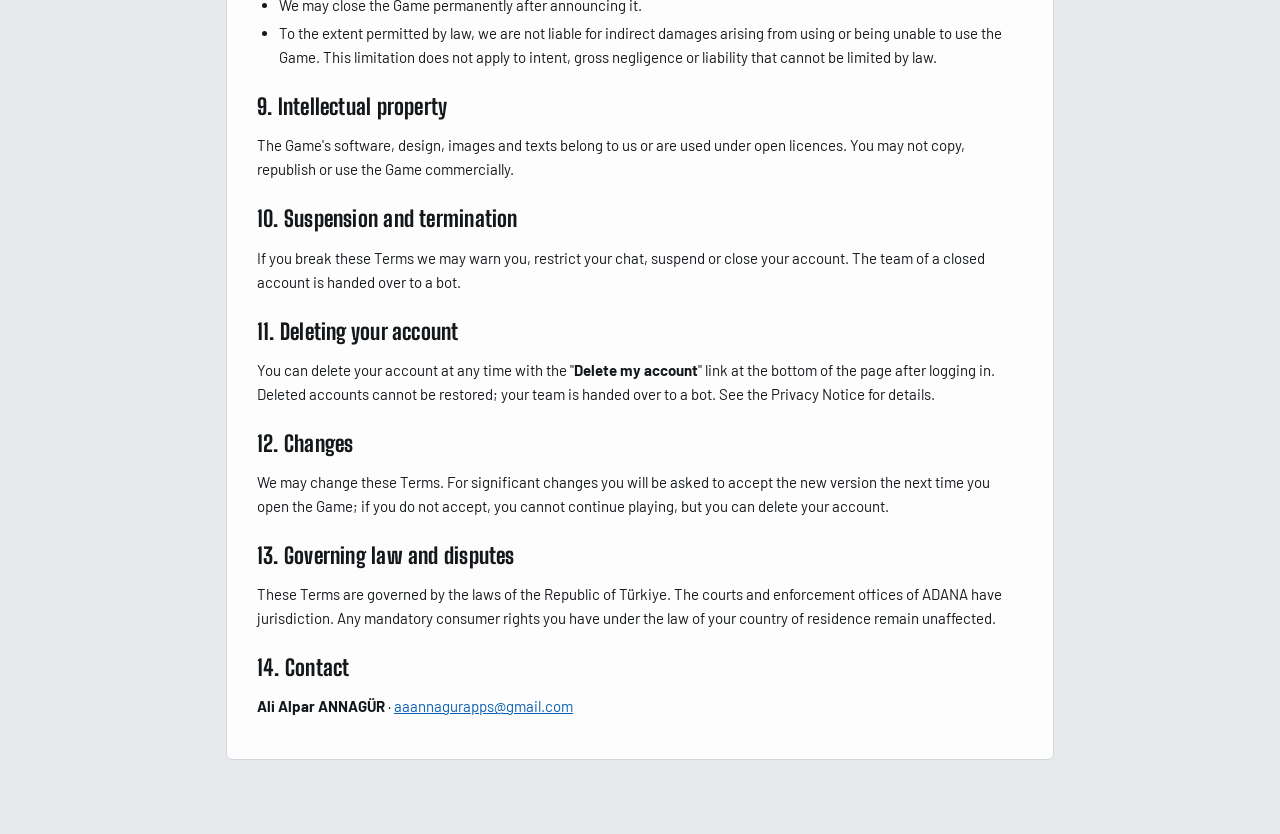
<file: kosullar.html>
<!DOCTYPE html>
<html lang="tr">
<head>
  <meta charset="UTF-8">
  <meta name="viewport" content="width=device-width, initial-scale=1">
  <title>Kullanım Koşulları · PitWall Manager</title>
  <link rel="icon" type="image/png" sizes="32x32" href="icons/favicon-32.png">
  <meta name="theme-color" content="#15181B">
  <script>
    (function () {
      var t = null;
      try { t = localStorage.getItem("pitwall_theme"); } catch (e) {}
      if (t !== "light" && t !== "dark") t = window.matchMedia && matchMedia("(prefers-color-scheme: dark)").matches ? "dark" : "light";
      document.documentElement.setAttribute("data-theme", t);
    })();
  </script>
  <link rel="preconnect" href="https://fonts.googleapis.com">
  <link rel="preconnect" href="https://fonts.gstatic.com" crossorigin>
  <link rel="stylesheet" href="https://fonts.googleapis.com/css2?family=Big+Shoulders+Display:wght@700;800;900&family=Barlow:wght@400;600;700&display=swap">
  <link rel="stylesheet" href="style.css?v=0.46">
  <link rel="stylesheet" href="themes.css?v=0.46">
  <link rel="stylesheet" href="legal.css?v=0.46">
  <script src="legal-config.js?v=0.46"></script>
  <script src="legal.js?v=0.46"></script>
</head>
<body data-title-tr="Kullanım Koşulları" data-title-en="Terms of Use">
  <header class="topbar">
    <a class="logo" href="./">PITWALL <span>MANAGER</span></a>
    <div class="top-right">
      <button id="langSwitch" class="btn ghost small-btn">🌐 English</button>
      <a class="btn ghost small-btn" href="./"><span data-lang="tr">← Oyuna dön</span><span data-lang="en" hidden>← Back to the game</span></a>
    </div>
  </header>

  <main class="legal">
    <!-- ====================== TÜRKÇE ====================== -->
    <article data-lang="tr" class="card">
      <h1>Kullanım Koşulları</h1>
      <p class="muted">Son güncelleme: <span data-legal="updated"></span></p>

      <h2>1. Taraflar ve kabul</h2>
      <p>Bu Kullanım Koşulları ("<b>Koşullar</b>"), PitWall Manager çevrimiçi oyununu ("<b>Oyun</b>") yayınlayan
        <b data-legal="owner"></b> ("<b>biz</b>") ile Oyun'a kayıt olan kişi ("<b>sen</b>" veya "<b>oyuncu</b>") arasındaki ilişkiyi düzenler.
        Kayıt sırasında Koşullar'ı kabul ettiğini belirten kutucuğu işaretleyerek ve Oyun'u kullanarak bu Koşullar'a uymayı kabul edersin.
        Kişisel verilerinin nasıl işlendiği ayrıca <a href="gizlilik.html">Gizlilik ve Aydınlatma Metni</a>'nde açıklanmıştır.</p>

      <h2>2. Oyun nedir?</h2>
      <p>Oyun, kurgusal takım, pilot, pist ve sponsor adlarıyla oynanan, tarayıcı tabanlı, <b>ücretsiz ve ticari olmayan</b> bir yarış menajerliği oyunudur.
        Herhangi bir gerçek otomobil yarışı serisi, takımı, pilotu ya da markasıyla bağlantısı yoktur ve onlar tarafından desteklenmez.
        Oyunda satın alma, reklam ya da gerçek para ile yapılan bir işlem yoktur.</p>

      <h2>3. Hesap</h2>
      <ul>
        <li>Kayıt için geçerli ve sana ait bir e-posta adresi gerekir. Her kişi yalnızca <b>bir hesap</b> açabilir.</li>
        <li>Şifrenin güvenliğinden sen sorumlusun. Hesabının başkası tarafından kullanıldığını fark edersen şifreni değiştir ve bize bildir.</li>
        <li>Hesabını ve takımını başkasına satamaz, devredemezsin.</li>
        <li>Kullanıcı adın ve takım adın başkalarının haklarını ihlal edemez; hakaret, küfür, nefret söylemi ya da gerçek kişilerin kimliğine bürünme içeremez.</li>
      </ul>

      <h2>4. Yaş</h2>
      <p>Oyun'a <b>13 yaşından küçükler</b> kayıt olamaz. 18 yaşından küçüksen Oyun'u velinin bilgisi ve izniyle kullanabilirsin.</p>

      <h2>5. Davranış kuralları</h2>
      <p>Oyun'da, özellikle lig sohbetinde ve geri bildirimlerde şunlar yasaktır:</p>
      <ul>
        <li>hakaret, küfür, tehdit, taciz, ayrımcılık, nefret söylemi,</li>
        <li>kendinin ya da başkalarının kişisel bilgilerini (telefon, adres, kimlik bilgisi vb.) paylaşmak,</li>
        <li>spam, reklam, zararlı ya da yanıltıcı bağlantılar paylaşmak,</li>
        <li>birden fazla hesap açmak, hesaplar arasında para veya pilot aktararak avantaj sağlamak,</li>
        <li>hile yapmak, otomatik araçlar (bot, betik) kullanmak, Oyun'daki hataları kasıtlı olarak istismar etmek,</li>
        <li>Oyun'un sunucularına zarar verecek, aşırı yük bindirecek ya da başkalarının hesaplarına erişmeye çalışacak girişimlerde bulunmak,</li>
        <li>Türkiye Cumhuriyeti kanunlarına aykırı her türlü içerik ve davranış.</li>
      </ul>
      <p>Oyun'da bir hata bulursan lütfen geri bildirim kutusundan bize bildir.</p>

      <h2>6. Oyuncu içerikleri</h2>
      <p>Sohbet mesajlarının, kullanıcı adının ve takım adının sorumluluğu sana aittir. Bu içerikleri Oyun'un işleyişi için (örneğin sıralamalarda, sohbette
        ve tarihçede gösterilmesi için) kullanmamıza izin verirsin. Koşullar'a aykırı içerikleri önceden haber vermeden kaldırabiliriz.</p>

      <h2>7. Oyun içi para ve öğeler</h2>
      <p>Oyundaki para, puanlar, pilotlar, araç geliştirmeleri, kupalar ve diğer tüm öğeler sanaldır; <b>gerçek bir parasal değeri yoktur</b>,
        gerçek para ya da başka bir değerle değiştirilemez, satılamaz. Oyun dengesi, ekonomi ve kurallar zaman içinde değişebilir; sezon geçişlerinde
        araçlar, para ve diğer değerler kurallara göre kısmen sıfırlanır.</p>

      <h2>8. Hizmetin sunulması ve sorumluluk</h2>
      <ul>
        <li>Oyun ücretsiz bir hobi projesi olarak "<b>olduğu gibi</b>" sunulur. Kesintisiz ya da hatasız çalışacağını garanti edemeyiz.</li>
        <li>Bakım, güncelleme, teknik arıza ya da hizmet sağlayıcılardan kaynaklanan sebeplerle Oyun geçici olarak durabilir, yarışlar ertelenebilir ya da
          oyun verileri kaybolabilir. Gerektiğinde sezonları ya da Oyun'un tamamını sıfırlayabiliriz.</li>
        <li>Oyun'u önceden duyurarak tamamen kapatabiliriz.</li>
        <li>Kanunun izin verdiği ölçüde, Oyun'un kullanımından ya da kullanılamamasından doğan dolaylı zararlardan sorumlu değiliz.
          Bu sınırlama, kast ve ağır ihmal hâllerinde ve kanunen sınırlanamayan sorumluluklarda uygulanmaz.</li>
      </ul>

      <h2>9. Fikrî mülkiyet</h2>
      <p>Oyun'un yazılımı, tasarımı, görselleri ve metinleri bize aittir veya açık lisanslarla kullanılmaktadır. Oyun'u kopyalayamaz, başka bir yerde
        yayınlayamaz ya da ticari amaçla kullanamazsın.</p>

      <h2>10. Hesabın askıya alınması ve kapatılması</h2>
      <p>Koşullar'ı ihlal etmen hâlinde uyarı verebilir, sohbet hakkını kısıtlayabilir, hesabını geçici olarak askıya alabilir ya da kapatabiliriz.
        Hesabı kapatılan oyuncunun takımı bir bota devredilir.</p>

      <h2>11. Hesabını silmek</h2>
      <p>Hesabını istediğin zaman oyuna giriş yaptıktan sonra sayfanın altındaki "<b>Hesabımı sil</b>" bağlantısıyla silebilirsin. Silinen hesap geri getirilemez;
        takımın bir bota devredilir. Ayrıntılar Gizlilik ve Aydınlatma Metni'ndedir.</p>

      <h2>12. Değişiklikler</h2>
      <p>Bu Koşullar'ı değiştirebiliriz. Esaslı değişikliklerde Oyun'a bir sonraki girişinde yeni metni onaylaman istenir;
        onaylamazsan Oyun'u kullanmaya devam edemezsin ama hesabını silebilirsin.</p>

      <h2>13. Uygulanacak hukuk ve uyuşmazlıklar</h2>
      <p>Bu Koşullar Türkiye Cumhuriyeti hukukuna tabidir. Uyuşmazlıklarda <span data-legal="city"></span> mahkemeleri ve icra daireleri yetkilidir.
        Tüketici sıfatıyla sahip olduğun kanuni haklar (tüketici hakem heyetlerine ve tüketici mahkemelerine başvuru hakkı dahil) saklıdır.</p>

      <h2>14. İletişim</h2>
      <p><b data-legal="owner"></b> · <a data-legal="email"></a></p>
    </article>

    <!-- ====================== ENGLISH ====================== -->
    <article data-lang="en" class="card" hidden>
      <h1>Terms of Use</h1>
      <p class="muted">Last updated: <span data-legal="updated"></span></p>
      <p class="muted small">This is a translation. In case of any discrepancy, the Turkish version prevails.</p>

      <h2>1. Parties and acceptance</h2>
      <p>These Terms of Use (the "<b>Terms</b>") govern the relationship between <b data-legal="owner"></b> ("<b>we</b>"), who publishes the online game
        PitWall Manager (the "<b>Game</b>"), and the person who registers for the Game ("<b>you</b>" or the "<b>player</b>"). By ticking the box at sign-up
        and by using the Game, you agree to these Terms. How your personal data is processed is explained separately in the <a href="gizlilik.html?lang=en">Privacy Notice</a>.</p>

      <h2>2. What is the Game?</h2>
      <p>The Game is a <b>free, non-commercial</b> browser-based racing management game played with fictional teams, drivers, tracks and sponsors.
        It is not affiliated with or endorsed by any real motor racing series, team, driver or brand. There are no purchases, ads or real-money transactions.</p>

      <h2>3. Account</h2>
      <ul>
        <li>You need a valid email address that belongs to you. Each person may have only <b>one account</b>.</li>
        <li>You are responsible for keeping your password safe. If someone else uses your account, change your password and let us know.</li>
        <li>You may not sell or transfer your account or team.</li>
        <li>Your username and team name must not infringe others' rights or contain insults, profanity, hate speech or impersonation of real people.</li>
      </ul>

      <h2>4. Age</h2>
      <p>Children <b>under 13</b> may not register. If you are under 18, you may use the Game with your parent's or guardian's knowledge and permission.</p>

      <h2>5. Rules of conduct</h2>
      <p>In the Game, especially in league chat and feedback, the following are not allowed:</p>
      <ul>
        <li>insults, profanity, threats, harassment, discrimination or hate speech,</li>
        <li>sharing your own or others' personal information (phone, address, ID details, etc.),</li>
        <li>spam, advertising, harmful or misleading links,</li>
        <li>having more than one account, or moving money or drivers between accounts for an advantage,</li>
        <li>cheating, using automated tools (bots, scripts), or deliberately exploiting bugs,</li>
        <li>attempting to harm or overload the Game's servers or to access other players' accounts,</li>
        <li>any content or behaviour that breaks the law.</li>
      </ul>
      <p>If you find a bug, please report it through the feedback box.</p>

      <h2>6. Player content</h2>
      <p>You are responsible for your chat messages, username and team name. You allow us to use them for running the Game (for example, showing them in standings,
        chat and history). We may remove content that breaks these Terms without notice.</p>

      <h2>7. In-game money and items</h2>
      <p>All money, points, drivers, upgrades, trophies and other items in the Game are virtual; they have <b>no real monetary value</b> and cannot be exchanged
        for real money or sold. Game balance, economy and rules may change over time; at season changes cars, money and other values are partly reset under the rules.</p>

      <h2>8. Availability and liability</h2>
      <ul>
        <li>The Game is a free hobby project provided "<b>as is</b>". We cannot guarantee that it will run without interruption or errors.</li>
        <li>The Game may stop temporarily, races may be postponed, or game data may be lost due to maintenance, updates, technical failures or our service providers.
          We may reset seasons or the whole Game when necessary.</li>
        <li>We may close the Game permanently after announcing it.</li>
        <li>To the extent permitted by law, we are not liable for indirect damages arising from using or being unable to use the Game. This limitation does not apply
          to intent, gross negligence or liability that cannot be limited by law.</li>
      </ul>

      <h2>9. Intellectual property</h2>
      <p>The Game's software, design, images and texts belong to us or are used under open licences. You may not copy, republish or use the Game commercially.</p>

      <h2>10. Suspension and termination</h2>
      <p>If you break these Terms we may warn you, restrict your chat, suspend or close your account. The team of a closed account is handed over to a bot.</p>

      <h2>11. Deleting your account</h2>
      <p>You can delete your account at any time with the "<b>Delete my account</b>" link at the bottom of the page after logging in. Deleted accounts cannot be restored;
        your team is handed over to a bot. See the Privacy Notice for details.</p>

      <h2>12. Changes</h2>
      <p>We may change these Terms. For significant changes you will be asked to accept the new version the next time you open the Game; if you do not accept,
        you cannot continue playing, but you can delete your account.</p>

      <h2>13. Governing law and disputes</h2>
      <p>These Terms are governed by the laws of the Republic of Türkiye. The courts and enforcement offices of <span data-legal="city"></span> have jurisdiction.
        Any mandatory consumer rights you have under the law of your country of residence remain unaffected.</p>

      <h2>14. Contact</h2>
      <p><b data-legal="owner"></b> · <a data-legal="email"></a></p>
    </article>
  </main>
  <!-- Cloudflare Web Analytics (çerezsiz ziyaret istatistiği) --><script type='module' src='https://static.cloudflareinsights.com/beacon.min.js' data-cf-beacon='{"token": "7c474722022747379d3881f0cbeb6120"}'></script>
</body>
</html>
</file>
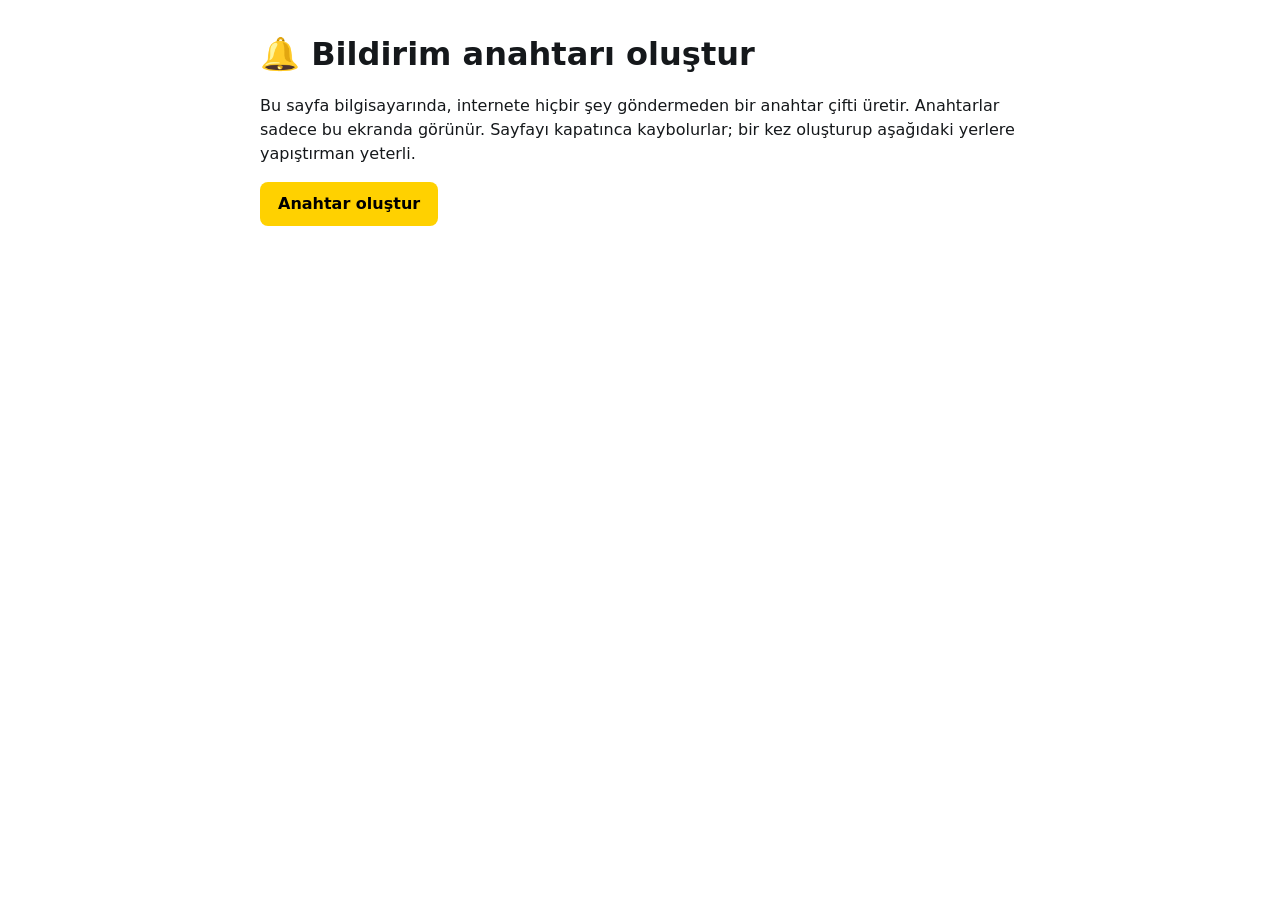
<file: tools/bildirim-anahtari.html>
<!DOCTYPE html>
<html lang="tr">
<head>
  <meta charset="UTF-8">
  <meta name="viewport" content="width=device-width, initial-scale=1">
  <title>Bildirim anahtarı oluştur · PitWall Manager</title>
  <style>
    body { font-family: system-ui, sans-serif; max-width: 760px; margin: 30px auto; padding: 0 16px; line-height: 1.5; color: #15181b; }
    h1 { margin-bottom: 4px; }
    .box { border: 1px solid #ccd; border-radius: 10px; padding: 14px 16px; margin: 14px 0; background: #f7f8fa; }
    .key { font-family: ui-monospace, monospace; font-size: 14px; word-break: break-all; background: #fff; border: 1px solid #ccd; border-radius: 6px; padding: 8px; margin: 6px 0; }
    button { font: inherit; font-weight: 700; padding: 10px 18px; border-radius: 8px; border: 0; background: #ffd100; cursor: pointer; }
    .warn { background: #fff4e5; border-color: #f5a623; }
    .small { font-size: 13px; color: #555; }
  </style>
</head>
<body>
  <h1>🔔 Bildirim anahtarı oluştur</h1>
  <p>Bu sayfa bilgisayarında, internete hiçbir şey göndermeden bir anahtar çifti üretir. Anahtarlar sadece bu ekranda görünür.
    Sayfayı kapatınca kaybolurlar; bir kez oluşturup aşağıdaki yerlere yapıştırman yeterli.</p>
  <button id="go">Anahtar oluştur</button>
  <div id="out" hidden>
    <div class="box">
      <b>1) Açık anahtar (public)</b> — herkese açık olabilir.<br>
      <span class="small"><code>config.js</code> dosyasında <code>VAPID_PUBLIC_KEY: "..."</code> satırına yapıştır. Ayrıca Supabase'de
        <b>Edge Functions → Secrets</b> bölümüne <code>VAPID_PUBLIC_KEY</code> adıyla ekle.</span>
      <div class="key" id="pub"></div>
    </div>
    <div class="box warn">
      <b>2) Gizli anahtar (private)</b> — ⚠️ kimseyle paylaşma, hiçbir web dosyasına yazma!<br>
      <span class="small">Sadece Supabase'de <b>Edge Functions → Secrets</b> bölümüne <code>VAPID_PRIVATE_KEY</code> adıyla ekle.</span>
      <div class="key" id="priv"></div>
    </div>
    <div class="box">
      <b>3) İletişim adresi</b><br>
      <span class="small">Supabase'de <b>Edge Functions → Secrets</b> bölümüne <code>VAPID_SUBJECT</code> adıyla şunu ekle
        (kendi e-postanla): </span>
      <div class="key">mailto:senin-e-postan@ornek.com</div>
    </div>
  </div>
  <script>
    const b64u = (buf) => btoa(String.fromCharCode(...new Uint8Array(buf))).replace(/\+/g, "-").replace(/\//g, "_").replace(/=+$/, "");
    document.getElementById("go").onclick = async () => {
      const k = await crypto.subtle.generateKey({ name: "ECDSA", namedCurve: "P-256" }, true, ["sign", "verify"]);
      document.getElementById("pub").textContent = b64u(await crypto.subtle.exportKey("raw", k.publicKey));
      document.getElementById("priv").textContent = (await crypto.subtle.exportKey("jwk", k.privateKey)).d;
      document.getElementById("out").hidden = false;
    };
  </script>
</body>
</html>
</file>
<file: style.css>
/* ===== PitWall Manager — görünüm ===== */
/* Windows bayrak emojilerini çizmez; bu yazı tipi SADECE bayrak karakterleri için yüklenir */
@font-face {
  font-family: "Twemoji Country Flags";
  unicode-range: U+1F1E6-1F1FF, U+1F3F4, U+E0062-E0063, U+E0065, U+E0067, U+E006C, U+E006E, U+E0073-E0074, U+E0077, U+E007F;
  src: url("https://cdn.jsdelivr.net/npm/country-flag-emoji-polyfill@0.1.10/dist/TwemojiCountryFlags.woff2") format("woff2");
  font-display: swap;
}
:root {
  --bg: #0b0d12;
  --panel: #151922;
  --panel2: #1c2230;
  --line: #2a3142;
  --text: #e8ebf2;
  --muted: #8a93a8;
  --accent: #e10600;
  --good: #2fbf71;
  --bad: #ff5c5c;
  --gold: #ffd43b; --gold-bg: #2b2410; --on-gold: #000;
  --good-text: #69db7c; --good-line: #2b8a3e; --good-bg: #13261b;
  --accent-soft: #3a1414; --me-bg: #2a1b1b; --rowline: #1f2533;
  --warn: #ffa94d; --bad-soft: #ffa8a8; --bad-bg: #2a1414;
  --link: #74c0fc; --info: #4dabf7; --topbar: #07080b; --silver: #868e96; --marker: #fff;
  --tyre-h: #f1f3f5;
  --font-body: "Twemoji Country Flags", system-ui, -apple-system, "Segoe UI", Roboto, sans-serif;
  --font-display: var(--font-body);
  --radius: 10px;
}

* { box-sizing: border-box; }
button, input, select, textarea { font-family: inherit; }
body {
  margin: 0;
  background: var(--bg);
  color: var(--text);
  font-family: var(--font-body);
  font-size: 14px;
}
h1, h2, h3 { margin: 0 0 10px; font-family: var(--font-display); }
h3 { font-size: 14px; text-transform: uppercase; letter-spacing: .06em; color: var(--muted); }
.hidden { display: none !important; }

/* Üst bar */
.topbar {
  display: flex; justify-content: space-between; align-items: center;
  padding: 12px 24px; border-bottom: 3px solid var(--accent); background: #07080b;
}
.logo { font-weight: 900; font-style: italic; font-size: 20px; letter-spacing: .04em; }
.logo span { color: var(--accent); margin-left: 4px; }
.top-info { color: var(--muted); }

main { padding: 20px 24px; max-width: 1400px; margin: 0 auto; }

/* Kartlar ve butonlar */
.card { background: var(--panel); border: 1px solid var(--line); border-radius: 10px; padding: 16px; margin-bottom: 14px; }
.narrow { max-width: 760px; margin: 0 auto; }
.label { color: var(--muted); font-size: 12px; text-transform: uppercase; letter-spacing: .08em; }
.btn {
  border: 1px solid var(--line); background: var(--panel2); color: var(--text);
  padding: 10px 16px; border-radius: 8px; font-weight: 700; cursor: pointer; font-size: 14px;
}
.btn:hover { filter: brightness(1.2); }
.btn.primary { background: var(--accent); border-color: var(--accent); color: var(--on-accent, #fff); }
.btn.ghost { background: transparent; }
.btn-row { display: flex; gap: 8px; flex-wrap: wrap; margin-top: 12px; }
.chip {
  border: 1px solid var(--line); background: var(--panel2); color: var(--text);
  padding: 6px 10px; border-radius: 999px; cursor: pointer; font-size: 13px;
  display: inline-flex; align-items: center; gap: 6px;
}
.chip.active { border-color: var(--accent); background: #3a1414; }
.chip:disabled, .btn:disabled { opacity: .4; cursor: not-allowed; }

/* Menü */
.hero { margin: 10px 0 20px; }
.hero p { color: var(--muted); max-width: 640px; }
.team-grid { display: grid; grid-template-columns: repeat(auto-fill, minmax(230px, 1fr)); gap: 14px; }
.team-card {
  text-align: left; background: var(--panel); color: var(--text); cursor: pointer;
  border: 1px solid var(--line); border-radius: 10px; padding: 0 0 14px; overflow: hidden;
  transition: transform .12s;
}
.team-card:hover { transform: translateY(-3px); border-color: var(--muted); }
.team-stripe { height: 6px; margin-bottom: 12px; }
.team-card h3 { color: var(--text); font-size: 16px; text-transform: none; letter-spacing: 0; padding: 0 14px; }
.team-card .stat, .team-card .drivers, .team-card .expect { padding: 0 14px; margin-top: 6px; }
.team-card .drivers { color: var(--muted); font-size: 13px; }
.team-card .expect { font-weight: 700; font-size: 12px; color: var(--gold); }
.ratingbar { height: 5px; background: var(--line); border-radius: 3px; margin: 4px 14px 0; }
.ratingbar div { height: 100%; border-radius: 3px; }

/* Merkez */
.hub-grid { display: grid; grid-template-columns: 1fr 1.3fr; gap: 14px; align-items: start; }
.round { color: var(--accent); font-weight: 800; margin-top: 10px; }
.tabs-2 { display: grid; grid-template-columns: 1fr 1fr; gap: 16px; }
table.mini { width: 100%; border-collapse: collapse; }
table.mini td { padding: 5px 6px; border-bottom: 1px solid var(--line); }
.num { text-align: right; font-variant-numeric: tabular-nums; }
tr.me td { background: var(--me-bg); font-weight: 700; }
tr.zone-up td:first-child { box-shadow: inset 3px 0 0 #2f9e44; }
tr.zone-down td:first-child { box-shadow: inset 3px 0 0 #e03131; }
.zone-legend { margin-top: 8px; line-height: 1.5; }
.zl-up { color: #2f9e44; font-weight: 700; } .zl-down { color: #e03131; font-weight: 700; }
.trophy.promoted { border-color: #2f9e44; }
.dot { display: inline-block; width: 8px; height: 8px; border-radius: 50%; margin-right: 6px; }

/* Yarış */
.race-head { display: flex; justify-content: space-between; align-items: center; flex-wrap: wrap; gap: 12px; }
.race-title { font-size: 20px; font-weight: 800; }
.lap-info { color: var(--muted); font-size: 16px; margin-top: 4px; }
.lap-info b { color: var(--text); font-size: 22px; }
.controls { display: flex; gap: 10px; align-items: center; flex-wrap: wrap; }
.speed { display: flex; gap: 4px; align-items: center; color: var(--muted); }
.race-grid { display: grid; grid-template-columns: 1.5fr 1fr; gap: 14px; align-items: start; }

table.board { width: 100%; border-collapse: collapse; font-variant-numeric: tabular-nums; }
.board th { text-align: left; color: var(--muted); font-size: 11px; text-transform: uppercase; padding: 6px; border-bottom: 1px solid var(--line); }
.board td { padding: 6px; border-bottom: 1px solid var(--rowline); white-space: nowrap; }
.board tr.player td { background: var(--me-bg); }
.board tr.dnf td { opacity: .45; }
.board .pos { font-weight: 800; width: 30px; }
.teambar { display: inline-block; width: 4px; height: 16px; vertical-align: middle; margin-right: 8px; border-radius: 2px; }
.up { color: var(--good); font-size: 11px; }
.down { color: var(--bad); font-size: 11px; }
.pitflag { color: var(--gold); font-size: 11px; font-weight: 700; }

/* Lastik rozeti */
.tyre {
  display: inline-flex; align-items: center; justify-content: center;
  width: 20px; height: 20px; border-radius: 50%; border: 3px solid; font-size: 10px; font-weight: 900;
  background: #000; color: #fff;
}
.tyre.S { border-color: #ff3b3b; }
.tyre.M { border-color: #ffd43b; }
.tyre.H { border-color: var(--tyre-h); }
.tyre.I { border-color: #2fbf71; }
.tyre.W { border-color: #339af0; }

/* Pilot paneli */
.driver-panel { border-left: 5px solid; }
.dp-head { display: flex; align-items: baseline; gap: 10px; margin-bottom: 8px; }
.dp-pos { font-size: 24px; font-weight: 900; }
.dp-name { font-size: 16px; font-weight: 700; flex: 1; }
.dp-gap { color: var(--muted); }
.dp-tyre { display: flex; align-items: center; gap: 8px; color: var(--muted); }
.wearbar { height: 8px; background: var(--line); border-radius: 4px; margin: 8px 0 12px; overflow: hidden; }
.wearfill { height: 100%; transition: width .2s; }
.dp-label { color: var(--muted); font-size: 12px; margin: 8px 0 4px; }
.pit-btn { width: 100%; margin-top: 10px; }
.pit-btn.armed { background: var(--gold); color: var(--on-gold); border-color: var(--gold); }
.dnf-note { color: var(--bad); font-weight: 700; }

.log { list-style: none; padding: 0; margin: 0; max-height: 240px; overflow-y: auto; font-size: 13px; }
.log li { padding: 4px 0; border-bottom: 1px solid var(--rowline); }
.log li .lapno { color: var(--muted); margin-right: 6px; }
.log li.player { color: var(--bad-soft); font-weight: 600; }
.log li.bad { color: var(--bad); }
.help p { color: var(--muted); margin: 6px 0; line-height: 1.6; }

/* Telefon / dar ekran */
@media (max-width: 900px) {
  .hub-grid, .race-grid, .tabs-2 { grid-template-columns: 1fr; }
  main { padding: 12px; }
}

/* ===== v0.2 eklemeleri ===== */
.muted { color: var(--muted); }
.small { font-size: 12px; }
.money { font-size: 22px; font-weight: 800; color: var(--good-text); margin: 4px 0 10px; }
.garage-head { display: flex; justify-content: space-between; align-items: center; }
.hub-grid > div > .card h2 { margin-top: 4px; }

.part { display: grid; grid-template-columns: 1fr 160px; gap: 12px; align-items: center; padding: 12px 0; border-bottom: 1px solid var(--line); }
.part .name { font-weight: 700; font-size: 15px; }
.part .desc { color: var(--muted); font-size: 12px; margin: 2px 0 6px; }
.statbar { height: 8px; background: var(--line); border-radius: 4px; position: relative; overflow: hidden; }
.statbar .fill { height: 100%; background: var(--accent); }
.statbar .avg { position: absolute; top: -2px; bottom: -2px; width: 2px; background: var(--marker); opacity: .7; }
.part .btn { width: 100%; }

.carstats { display: grid; grid-template-columns: 110px 1fr 34px; gap: 6px 10px; align-items: center; font-size: 13px; }

.plans { display: grid; grid-template-columns: 1fr 1fr; gap: 14px; }
.plan h2 { font-size: 18px; }
.plan .row { display: flex; gap: 8px; flex-wrap: wrap; align-items: center; }
.stop-row { display: flex; gap: 8px; align-items: center; flex-wrap: wrap; padding: 8px; background: var(--panel2); border-radius: 8px; margin-bottom: 6px; }
.stop-row input { width: 64px; background: var(--bg); color: var(--text); border: 1px solid var(--line); border-radius: 6px; padding: 6px; font-size: 14px; }
.x-btn { margin-left: auto; background: none; border: none; color: var(--muted); cursor: pointer; font-size: 16px; }
.stints { display: flex; height: 34px; border-radius: 6px; overflow: hidden; margin: 6px 0 4px; border: 1px solid var(--line); }
.stint { display: flex; align-items: center; justify-content: center; gap: 4px; font-size: 11px; font-weight: 700; border-right: 2px solid var(--bg); color: #000; overflow: hidden; white-space: nowrap; }
.stint.S { background: #ff6b6b; } .stint.M { background: #ffd43b; } .stint.H { background: #e9ecef; } .stint.I { background: #69db7c; } .stint.W { background: #74c0fc; }
.stint-notes { font-size: 12px; color: var(--muted); }
.stint { flex-direction: column; gap: 0; line-height: 1.1; }
.stint .stint-range { font-size: 10px; font-weight: 600; opacity: .75; }
.stints-wrap { position: relative; }
.pit-pins { position: relative; height: 18px; margin-bottom: 4px; }
.pit-pin { position: absolute; top: 0; transform: translateX(-50%); font-size: 11px; font-weight: 700; color: var(--accent, #e10600); white-space: nowrap; }
.warn { color: var(--warn); font-size: 13px; margin-top: 6px; }
.ok { color: var(--good-text); font-size: 13px; margin-top: 6px; }
.sugg { display: flex; flex-direction: column; gap: 6px; }
.sugg .chip { justify-content: space-between; border-radius: 8px; }
.scrub { width: 100%; accent-color: var(--accent); }
.prize { background: var(--good-bg); border: 1px solid var(--good-line); border-radius: 8px; padding: 10px 14px; margin-bottom: 12px; }

@media (max-width: 900px) { .plans { grid-template-columns: 1fr; } .part { grid-template-columns: 1fr; } }

/* ===== v0.4 online ekranlar ===== */
.top-right { display: flex; align-items: center; gap: 12px; }
.small-btn { padding: 6px 12px; font-size: 13px; }
.center { text-align: center; }
.auth-card { max-width: 460px; margin: 30px auto; }
.auth-card h1 { font-size: 26px; }
.tabs { display: flex; gap: 4px; margin: 16px 0; background: var(--panel2); padding: 4px; border-radius: 10px; }
.tab { flex: 1; background: none; border: none; color: var(--muted); padding: 9px; border-radius: 7px; font-weight: 700; cursor: pointer; font-size: 14px; }
.tab.active { background: var(--accent); color: var(--on-accent, #fff); }
form label { display: block; margin-bottom: 12px; font-weight: 600; font-size: 13px; }
form input, form select {
  display: block; width: 100%; margin-top: 6px; padding: 11px 12px; font-size: 15px;
  background: var(--bg); color: var(--text); border: 1px solid var(--line); border-radius: 8px;
}
form input:focus, form select:focus { outline: none; border-color: var(--accent); }
.btn.wide { width: 100%; margin-top: 6px; padding: 12px; }
.form-msg { margin-top: 12px; font-size: 14px; }
.form-msg.bad, .bad-text { color: var(--bad); }
.form-msg.ok, .ok-text { color: var(--good-text); }
.warn-text { color: var(--warn); }
a { color: var(--link); }
.countdown { font-size: 18px; font-weight: 800; margin: 10px 0 4px; color: var(--gold); }
.toast {
  position: fixed; bottom: 24px; left: 50%; transform: translateX(-50%); z-index: 50;
  background: var(--good-bg); border: 1px solid var(--good-line); color: #fff; padding: 12px 18px; border-radius: 10px;
  box-shadow: 0 8px 30px rgba(0,0,0,.5); font-weight: 600; max-width: 90vw;
}
.toast.bad { background: #2a1414; border-color: var(--bad); }
#calendar td { padding: 4px 6px; font-size: 13px; }

/* ===== v0.6 pilotlar ===== */
.badge { display: inline-block; background: var(--gold); color: var(--on-gold); border-radius: 999px; padding: 0 7px; font-size: 12px; font-weight: 800; margin-left: 4px; }
.pilot-head { display: flex; justify-content: space-between; align-items: center; gap: 12px; }
.pilot-head h2 { margin: 0 0 2px; }
.overall { text-align: center; background: var(--panel2); border-radius: 10px; padding: 6px 12px; }
.overall span { display: block; font-size: 26px; font-weight: 900; }
.overall small { color: var(--muted); font-size: 10px; letter-spacing: .1em; }
.devpts { margin: 12px 0 4px; padding: 8px 12px; background: var(--gold-bg); border: 1px solid #ffd43b55; border-radius: 8px; }
.devpts b { color: var(--gold); font-size: 18px; }
.attr-row { display: grid; grid-template-columns: 1fr 130px; gap: 12px; align-items: center; padding: 10px 0; border-bottom: 1px solid var(--line); }
.attr-row .name { font-weight: 700; }
.attr-row .name .num { float: right; margin-right: 6px; }
.attr-row .desc { color: var(--muted); font-size: 12px; margin: 2px 0 6px; }
.attr-row .btn { width: 100%; }
.pilot-card { margin-bottom: 14px; }

/* ===== v0.7 takım ve lig sayfaları ===== */
.topbar { gap: 16px; }
.nav { display: flex; gap: 4px; margin-right: auto; margin-left: 24px; }
.nav-btn { background: none; border: none; color: var(--muted); font-weight: 700; padding: 8px 12px; border-radius: 8px; cursor: pointer; font-size: 14px; }
.nav-btn:hover { background: var(--panel2); color: var(--text); }
.wide-narrow { max-width: 980px; }
table.clickable tr[data-team] { cursor: pointer; }
table.clickable tr[data-team]:hover td { background: var(--panel2); }
.team-hero { display: flex; justify-content: space-between; align-items: center; gap: 16px; flex-wrap: wrap; padding-top: 14px; margin-bottom: 16px; }
.team-hero h1 { margin: 0 0 4px; font-size: 28px; }
.hero-stats { display: flex; gap: 10px; }
.hero-stats div { background: var(--panel2); border-radius: 10px; padding: 8px 16px; text-align: center; min-width: 74px; }
.hero-stats span { display: block; font-size: 24px; font-weight: 900; }
.hero-stats small { color: var(--muted); font-size: 10px; letter-spacing: .1em; }
.team-grid-2 { display: grid; grid-template-columns: 1fr 1fr; gap: 24px; }
.mini-pilot { background: var(--panel2); border-radius: 8px; padding: 10px 12px; margin-bottom: 8px; }
.mp-head { display: flex; justify-content: space-between; align-items: center; }
.mp-ovr { font-weight: 900; font-size: 18px; }
.mp-attrs { display: flex; flex-wrap: wrap; gap: 4px 12px; font-size: 12px; color: var(--muted); margin: 6px 0 4px; }
.mp-attrs b { color: var(--text); }
.res { display: inline-block; min-width: 40px; text-align: center; padding: 2px 6px; border-radius: 5px; font-weight: 700; font-size: 12px; background: var(--panel2); }
.res-win { background: #ffd43b; color: #000; }
.res-pod { background: #868e96; color: #000; }
.res-pts { background: var(--good-bg); color: var(--good-text); }
.res-dnf { background: var(--accent-soft); color: var(--bad-soft); }
.res-table th { text-align: left; color: var(--muted); font-size: 11px; padding: 4px 6px; }
.country-block { margin-bottom: 18px; }
.country-name { color: var(--text); font-size: 16px; text-transform: none; letter-spacing: 0; }
.league-cards { display: grid; grid-template-columns: repeat(auto-fill, minmax(240px, 1fr)); gap: 10px; }
.league-card { text-align: left; background: var(--panel2); border: 1px solid var(--line); border-radius: 10px; padding: 12px; color: var(--text); cursor: pointer; display: flex; flex-direction: column; gap: 4px; font-size: 14px; }
.league-card:hover { border-color: var(--muted); }
.league-card.mine { border-color: var(--accent); }
.lc-name { font-weight: 800; }
@media (max-width: 900px) { .team-grid-2 { grid-template-columns: 1fr; } .nav { margin-left: 8px; } }
.leagues-tools { display: flex; align-items: center; gap: 14px; margin: 6px 0 16px; flex-wrap: wrap; }
.search { flex: 1; min-width: 200px; max-width: 360px; padding: 10px 12px; font-size: 14px; background: var(--bg); color: var(--text); border: 1px solid var(--line); border-radius: 8px; }
.search:focus { outline: none; border-color: var(--accent); }
.country-grid { display: grid; grid-template-columns: repeat(auto-fill, minmax(260px, 1fr)); gap: 12px; }
.country-grid .country-block { margin: 0; background: var(--bg); border: 1px solid var(--line); border-radius: 10px; padding: 10px; }
.country-grid .country-name { margin: 2px 2px 8px; }
.country-grid .league-cards { grid-template-columns: 1fr; gap: 6px; }

/* ===== v0.9 dünya turnuvası ===== */
.world-tag { display: inline-block; background: linear-gradient(90deg, #f59f00, #e8590c); color: var(--on-gold); font-weight: 800; font-size: 11px; letter-spacing: .06em; padding: 3px 8px; border-radius: 5px; margin-bottom: 6px; }
.world-steps { display: grid; grid-template-columns: repeat(3, 1fr); gap: 10px; margin: 14px 0; }
.world-steps > div { background: var(--panel2); border-radius: 10px; padding: 12px; }
.world-steps b { display: block; font-size: 15px; }
.world-steps span { color: var(--gold); font-size: 13px; }
.stage { margin-bottom: 8px; }
.stage > h2 { margin: 18px 0 2px; }
.world-groups { display: grid; grid-template-columns: repeat(2, 1fr); gap: 12px; margin-top: 10px; }
.world-groups.single { grid-template-columns: 1fr; }
.world-group h3 { color: var(--text); font-size: 15px; text-transform: none; letter-spacing: 0; }
.world-races { margin-top: 10px; display: flex; flex-direction: column; gap: 6px; }
.wr-row { display: flex; justify-content: space-between; align-items: center; gap: 8px; background: var(--panel2); padding: 6px 10px; border-radius: 8px; font-size: 13px; }
.podium { display: grid; grid-template-columns: repeat(3, 1fr); gap: 10px; }
.pod { background: var(--panel2); border-radius: 10px; padding: 12px; text-align: center; cursor: pointer; }
.pod-1 { border: 1px solid var(--gold); }
.pod-medal { font-size: 28px; }
.trophies { display: flex; flex-wrap: wrap; gap: 6px; margin: -6px 0 14px; }
.trophy { background: var(--panel2); border: 1px solid var(--line); border-radius: 999px; padding: 4px 10px; font-size: 12px; font-weight: 700; }
.trophy.world_champion { background: var(--gold-bg); border-color: var(--gold); color: var(--gold); }
.trophy.league_champion { border-color: var(--good-text); }
@media (max-width: 900px) { .world-steps, .world-groups, .podium { grid-template-columns: 1fr; } }
.news { border-color: var(--info); }
.news p { margin: 6px 0; }
.overall-wrap { display: flex; gap: 6px; }
.overall.pot span { color: var(--gold); }
.statbar .cap { position: absolute; top: -3px; bottom: -3px; width: 2px; background: var(--gold); }

/* ===== v0.11 pilot pazarı ===== */
.market-filters { display: flex; flex-wrap: wrap; gap: 8px; align-items: center; margin: 8px 0; }
.market-filters select { background: var(--bg); color: var(--text); border: 1px solid var(--line); border-radius: 8px; padding: 9px 10px; font-size: 14px; }
.market-table td { vertical-align: middle; }
.market-table th { text-align: left; color: var(--muted); font-size: 11px; padding: 6px; border-bottom: 1px solid var(--line); }
.pot-cell { color: var(--gold); font-weight: 800; }
.gem { font-size: 13px; }
.modal { position: fixed; inset: 0; background: rgba(0,0,0,.7); z-index: 40; display: flex; align-items: flex-start; justify-content: center; padding: 40px 12px; overflow-y: auto; }
.modal-box { max-width: 560px; width: 100%; }
.buy-stats { display: grid; grid-template-columns: repeat(6, 1fr); gap: 6px; margin: 10px 0; }
.buy-stats div { background: var(--panel2); border-radius: 8px; padding: 6px; text-align: center; }
.buy-stats span { display: block; font-size: 20px; font-weight: 900; }
.buy-stats small { color: var(--muted); font-size: 9px; letter-spacing: .04em; }
.out-choices { display: grid; grid-template-columns: 1fr 1fr; gap: 8px; }
.out-choice { text-align: left; background: var(--panel2); border: 2px solid var(--line); border-radius: 10px; padding: 10px; color: var(--text); cursor: pointer; font-size: 14px; }
.out-choice.active { border-color: var(--accent); background: #3a1414; }
.buy-sum { margin-top: 12px; }
@media (max-width: 700px) { .buy-stats { grid-template-columns: repeat(3, 1fr); } .out-choices { grid-template-columns: 1fr; } }
.offers-card { border-color: var(--gold); }
.offer { padding: 10px 0; border-bottom: 1px solid var(--line); }
.offer:last-child { border-bottom: none; }
.offer.mine { opacity: .9; }
.offer.old { color: var(--muted); padding: 6px 0; }
.offer-terms { margin-top: 4px; color: var(--muted); }
.offer-input { display: block; width: 100%; margin-top: 6px; padding: 10px 12px; font-size: 15px; background: var(--bg); color: var(--text); border: 1px solid var(--line); border-radius: 8px; }
.offers-card { border-color: var(--gold); }
.offer { padding: 10px 0; border-bottom: 1px solid var(--line); }
.offer:last-child { border-bottom: none; }
.offer.old { color: var(--muted); padding: 6px 0; }
.offer-terms { margin-top: 4px; color: var(--muted); }
.offer-input { display: block; width: 100%; margin-top: 6px; padding: 10px 12px; font-size: 15px; background: var(--bg); color: var(--text); border: 1px solid var(--line); border-radius: 8px; }

/* ===== Karşılama ekranı ===== */
#landing { --lp-grass1: #5f7f45; --lp-grass2: #6b8b50; --lp-road: #4a4e52; --lp-edge: #f2f2ef; }
:root[data-theme="dark"] #landing { --lp-grass1: #17221a; --lp-grass2: #1c281e; --lp-road: #2a2d31; --lp-edge: #9aa0a4; }
.lp-hero { display: grid; grid-template-columns: 1fr 1.1fr; gap: 40px; align-items: center; padding: 24px 0 36px; }
.lp-eyebrow { display: inline-flex; align-items: center; gap: 8px; font-weight: 700; color: var(--muted); margin-bottom: 14px; }
.lp-live { width: 9px; height: 9px; border-radius: 50%; background: #e5484d; box-shadow: 0 0 0 0 rgba(229,72,77,.6); animation: lpPulse 1.6s infinite; display: inline-block; }
@keyframes lpPulse { 0% { box-shadow: 0 0 0 0 rgba(229,72,77,.6); } 70% { box-shadow: 0 0 0 9px rgba(229,72,77,0); } 100% { box-shadow: 0 0 0 0 rgba(229,72,77,0); } }
h1.lp-title { font-family: var(--font-display); font-size: clamp(44px, 6vw, 84px) !important; line-height: .95 !important; font-weight: 900 !important; margin: 0 0 18px; letter-spacing: .005em; }
.lp-title span { display: block; }
.lp-hero > * { min-width: 0; }
.lp-title, .lp-lead { overflow-wrap: anywhere; }
.lp-accent { color: var(--accent); white-space: nowrap; }
:root[data-theme="light"] .lp-accent { color: var(--text); background: linear-gradient(transparent 62%, var(--accent) 62% 92%, transparent 92%); display: inline !important; }
:root[data-theme="light"] .lp-title .lp-accent + span { margin-top: 0; }
.lp-lead { font-size: 18px; line-height: 1.5; color: var(--muted); max-width: 540px; margin: 0 0 24px; }
.lp-cta { display: flex; gap: 12px; flex-wrap: wrap; margin-bottom: 16px; }
.btn.lp-big { font-size: 20px; padding: 14px 26px; }
.lp-visual { position: relative; border-radius: 16px; overflow: hidden; aspect-ratio: 820 / 340; border: 1px solid var(--line);
  background: repeating-linear-gradient(115deg, var(--lp-grass1) 0 46px, var(--lp-grass2) 46px 92px); box-shadow: 0 20px 50px rgba(0,0,0,.25); }
.lp-track { width: 100%; height: 100%; display: block; }
.lp-t-edge { fill: none; stroke: var(--lp-edge); stroke-width: 40; stroke-linejoin: round; }
.lp-t-road { fill: none; stroke: var(--lp-road); stroke-width: 34; stroke-linejoin: round; }
.lp-t-center { fill: none; stroke: rgba(0,0,0,.28); stroke-width: 10; stroke-linejoin: round; }
.lp-t-start { stroke: var(--lp-edge); stroke-width: 5; stroke-dasharray: 4 4; }
.lp-tower { position: absolute; right: 14px; top: 50%; transform: translateY(-50%); width: 210px; background: rgba(12,14,17,.86); color: #f1f1ee; border-radius: 10px;
  padding: 10px 12px; font-size: 13px; -webkit-backdrop-filter: blur(4px); backdrop-filter: blur(4px); }
.lp-tower-head { display: flex; align-items: center; gap: 7px; font-family: var(--font-display); font-weight: 800; font-size: 15px; margin-bottom: 6px; letter-spacing: .04em; }
.lp-lap { margin-left: auto; color: #9aa0a7; font-weight: 700; }
.lp-tower ol { list-style: none; margin: 0; padding: 0; counter-reset: p; }
.lp-tower li { display: grid; grid-template-columns: 18px 4px 1fr auto; gap: 7px; align-items: center; padding: 4px 0; border-top: 1px solid rgba(255,255,255,.08); counter-increment: p; }
.lp-tower li::before { content: counter(p); font-family: var(--font-display); font-weight: 900; font-size: 15px; text-align: center; }
.lp-tower li i { width: 4px; height: 14px; border-radius: 2px; }
.lp-tower li span { white-space: nowrap; overflow: hidden; text-overflow: ellipsis; }
.lp-tower li b { font-variant-numeric: tabular-nums; font-weight: 600; color: #c9ced3; }
.lp-stats { display: grid; grid-template-columns: repeat(4, 1fr); gap: 1px; background: var(--line); border: 1px solid var(--line); border-radius: var(--radius, 10px); overflow: hidden; margin-bottom: 40px; }
.lp-stats div { background: var(--panel); padding: 18px 20px; display: flex; flex-direction: column; gap: 2px; }
.lp-stats b { font-family: var(--font-display); font-size: 44px; font-weight: 900; line-height: 1; color: var(--text); }
.lp-stats span { color: var(--muted); }
h2.lp-h2 { font-size: 34px !important; margin-bottom: 16px; }
.lp-steps { display: grid; grid-template-columns: repeat(4, 1fr); gap: 14px; margin-bottom: 30px; }
.lp-step { margin: 0; }
.lp-step h3 { color: var(--text) !important; font-size: 21px !important; margin-bottom: 6px; }
.lp-step p { margin: 0; color: var(--muted); line-height: 1.5; }
.lp-num { width: 38px; height: 38px; border-radius: 50%; display: grid; place-items: center; background: var(--accent); color: var(--on-accent, #fff);
  font-family: var(--font-display); font-weight: 900; font-size: 20px; margin-bottom: 12px; }
.lp-final { display: flex; align-items: center; justify-content: space-between; gap: 20px; flex-wrap: wrap; padding: 24px 28px; margin-bottom: 30px; }
.lp-final h2 { margin-bottom: 4px; }
.lp-final p { margin: 0; }
.auth-back { margin: -4px 0 10px -6px; }
@media (max-width: 900px) {
  .lp-hero { grid-template-columns: 1fr; gap: 24px; padding-top: 8px; }
  .lp-stats, .lp-steps { grid-template-columns: 1fr 1fr; }
}
@media (max-width: 520px) {
  .lp-stats b { font-size: 34px; }
  .lp-steps { grid-template-columns: 1fr; }
  .lp-tower { width: 150px; font-size: 11px; right: 6px; padding: 6px 8px; }
  .lp-tower-head { font-size: 12px; }
  .lp-tower { display: none; }
  .btn.lp-big { flex: 1; padding: 13px 16px; font-size: 18px; }
}

.auth-extra { display: flex; justify-content: space-between; gap: 10px; flex-wrap: wrap; margin-top: 10px; }
.linkbtn { background: none; border: 0; padding: 0; color: var(--link); cursor: pointer; font: inherit; font-size: 14px; text-decoration: underline; }

/* Geri bildirim */
.fb-btn { position: fixed; right: 18px; bottom: 18px; z-index: 30; display: flex; gap: 8px; align-items: center;
  border-radius: 999px !important; padding: 10px 16px; box-shadow: 0 6px 20px rgba(0,0,0,.25); background: var(--panel); }
.fb-btn.hidden { display: none; }
.fb-kinds { display: flex; gap: 6px; flex-wrap: wrap; margin: 12px 0; }
#fbText { width: 100%; resize: vertical; min-height: 120px; padding: 10px 12px; border-radius: 8px; border: 1px solid var(--line);
  background: var(--panel2); color: var(--text); font: inherit; }
.fb-foot { text-align: right; margin-top: 4px; }
@media (max-width: 700px) { .fb-btn { right: 12px; bottom: 12px; padding: 10px 13px; } .fb-btn .fb-label { display: none; } }

/* Hava durumu */
.forecast { margin: 6px 0 8px; }
.wet-help { margin-top: 6px; max-width: 640px; line-height: 1.45; }
.wx-badge { display: inline-block; margin-left: 10px; padding: 2px 9px; border-radius: 999px; font-size: 13px; font-weight: 700; background: var(--panel2); border: 1px solid var(--line); vertical-align: middle; }
.wx-badge.damp { border-color: #74c0fc; }
.wx-badge.wet { background: #1c3d5a; color: #d0ebff; border-color: #339af0; }
.wx-badge.vwet { background: #10263b; color: #d0ebff; border-color: #1c7ed6; }

/* Ana ekrana ekle kartı */
.install-card { position: relative; }
.install-row { display: flex; align-items: center; gap: 14px; padding-right: 22px; }
.install-row img { border-radius: 12px; flex: 0 0 auto; }
.install-row > div { flex: 1; }
.install-x { position: absolute; top: 8px; right: 10px; background: none; border: 0; color: var(--muted); font-size: 22px; cursor: pointer; line-height: 1; }
.sc-badge { display: inline-block; margin-left: 8px; padding: 2px 9px; border-radius: 999px; font-size: 13px; font-weight: 800; background: #FFD100; color: #15181B; vertical-align: middle; animation: scBlink 1s steps(2) infinite; }
@keyframes scBlink { 50% { background: #f59f00; } }

/* Sponsor */
.sp-offers { display: grid; grid-template-columns: repeat(3, 1fr); gap: 10px; }
.sp-offer { border: 1px solid var(--line); border-radius: var(--radius, 10px); padding: 12px; display: flex; flex-direction: column; gap: 6px; background: var(--panel2); }
.sp-offer .btn { margin-top: auto; }
.sp-head, .sp-deal { display: flex; gap: 10px; align-items: center; }
.sp-logo { width: 40px; height: 40px; border-radius: 8px; display: grid; place-items: center; flex: 0 0 auto;
  font-family: var(--font-display); font-weight: 900; font-size: 17px; background: var(--text); color: var(--panel); letter-spacing: .02em; }
.sp-money { font-family: var(--font-display); font-weight: 800; font-size: 20px; white-space: nowrap; }
.sp-money .small { font-family: var(--font-body); font-weight: 400; }
.sp-desc { line-height: 1.4; }
@media (max-width: 700px) { .sp-offers { grid-template-columns: 1fr; } }

/* Lig sohbeti */
.chat-card { margin-top: 16px; }
.chat-list { max-height: 340px; min-height: 120px; overflow-y: auto; display: flex; flex-direction: column; gap: 8px; padding: 4px 2px 8px; }
.chat-msg { background: var(--panel2); border: 1px solid var(--line); border-radius: 10px; padding: 7px 10px; max-width: 92%; }
.chat-msg.mine { align-self: flex-end; background: var(--me-bg); }
.chat-meta { font-size: 12.5px; display: flex; align-items: center; gap: 6px; flex-wrap: wrap; }
.chat-body { margin-top: 2px; white-space: pre-wrap; word-break: break-word; }
.chat-del { margin-left: auto; background: none; border: 0; color: var(--muted); cursor: pointer; font-size: 16px; line-height: 1; }
.chat-form { display: flex; gap: 8px; margin-top: 6px; }
.chat-form input { flex: 1; min-width: 0; padding: 9px 11px; border-radius: 8px; border: 1px solid var(--line); background: var(--panel2); color: var(--text); font: inherit; }

/* Tarihçe */
.hist-tabs { margin: 6px 0 8px; }
.hist-scope { margin-bottom: 12px; }
.hist-season { border-top: 1px solid var(--line); padding-top: 14px; margin-top: 14px; }
.hist-season h3 { margin: 0 0 10px; color: var(--text) !important; font-size: 22px !important; }
.hist-podium { display: flex; flex-direction: column; gap: 6px; }
.hp { display: flex; align-items: center; gap: 10px; padding: 8px 12px; border-radius: 10px; background: var(--panel2); border: 1px solid var(--line); }
.hp.world_champion { border-color: var(--gold); background: var(--gold-bg); }
.hp-medal { font-size: 24px; }
.hist-leagues td { padding: 5px 6px; }
.rec-grid { display: grid; grid-template-columns: 1fr 1fr; gap: 14px; margin-bottom: 14px; }
.rec-box { border: 1px solid var(--line); border-radius: var(--radius, 10px); padding: 12px; background: var(--panel2); }
.rec-box table { width: 100%; }
.rec-box td { padding: 4px 6px; }
.rec-box td.rk { width: 22px; color: var(--muted); font-weight: 700; }
.rec-box td.num { text-align: right; white-space: nowrap; }
@media (max-width: 800px) { .rec-grid { grid-template-columns: 1fr; } }

/* Rozetler */
.ach-grid { display: grid; grid-template-columns: repeat(auto-fill, minmax(104px, 1fr)); gap: 8px; margin-top: 10px; }
.ach { border: 1px solid var(--line); border-radius: 10px; padding: 8px 6px; text-align: center; background: var(--panel2); }
.ach.locked { opacity: .45; filter: grayscale(1); }
.ach.got { border-color: var(--gold); background: var(--gold-bg); }
.ach.new { box-shadow: 0 0 0 2px var(--gold); animation: achPop .6s ease-out; }
@keyframes achPop { 0% { transform: scale(.8); } 70% { transform: scale(1.08); } 100% { transform: scale(1); } }
.ach-icon { font-size: 26px; line-height: 1.2; }
.ach-name { font-size: 12.5px; font-weight: 700; margin-top: 2px; line-height: 1.2; }
.ach-reward { font-size: 11.5px; color: var(--muted); margin-top: 2px; }
.ach-news { background: var(--gold-bg); border: 1px solid var(--gold); border-radius: 8px; padding: 8px 10px; margin: 6px 0 8px; line-height: 1.6; }
#achCard summary { cursor: pointer; margin-top: 4px; }
.team-ach { margin-top: 12px; }

/* Rehber */
.tour-spot { position: fixed; z-index: 90; border-radius: 12px; pointer-events: none; transition: all .25s ease;
  box-shadow: 0 0 0 9999px rgba(10, 12, 15, .62), 0 0 0 3px var(--accent); }
.tour-box { position: fixed; z-index: 91; width: 380px; margin: 0; padding: 16px 18px; box-shadow: 0 18px 50px rgba(0,0,0,.4);
  background: var(--panel) !important; -webkit-backdrop-filter: none !important; backdrop-filter: none !important; }
.tour-box h3 { margin: 0 0 6px; color: var(--text) !important; font-size: 20px !important; }
.tour-box p { margin: 0 0 12px; line-height: 1.5; }
.tour-count { font-size: 12px; color: var(--muted); margin-bottom: 4px; }
.tour-btns { display: flex; gap: 8px; align-items: center; flex-wrap: wrap; }

/* Bildirim kartı */
.push-card { position: relative; }
.push-row { display: flex; align-items: center; gap: 10px; flex-wrap: wrap; justify-content: space-between; }
.push-btns { display: flex; gap: 6px; }

/* Sıralama seansı */
.quali-panel { margin-bottom: 16px; }
.quali-head { display: flex; align-items: center; gap: 14px; flex-wrap: wrap; margin-bottom: 10px; }
.quali-head #qualiNext { margin-left: auto; }
.quali-table tr.q-out td { opacity: .55; }
@media (max-width: 700px) { .quali-table .q-tm, .quali-table .q-note { display: none; } .quali-head #qualiNext { margin-left: 0; } }
.quali-table tr.q-cut td { text-align: center; font-size: 12px; color: var(--bad, #e03131); border-top: 2px dashed var(--bad, #e03131); padding: 2px; background: transparent !important; }
.q-mode { font-size: 13px; }

/* Pist haritası */
.track-card { grid-column: 1 / -1; padding: 8px; }
.track-map { display: block; width: 100%; height: 380px; }
.tm-edge { fill: none; stroke: var(--line, #3a3f45); stroke-width: 5.2; stroke-linejoin: round; }
.tm-road { fill: none; stroke: #5b6168; stroke-width: 3.6; stroke-linejoin: round; transition: stroke .6s; }
:root[data-theme="light"] .tm-road { stroke: #9aa0a7; }
:root[data-theme="light"] .tm-edge { stroke: #d5d8dc; }
.tm-road.damp { stroke: #4f6170; } .tm-road.wet { stroke: #3f5a74; } .tm-road.vwet { stroke: #2f4f78; }
:root[data-theme="light"] .tm-road.damp { stroke: #8fa3b5; } :root[data-theme="light"] .tm-road.wet { stroke: #6f93b8; } :root[data-theme="light"] .tm-road.vwet { stroke: #4f7fb8; }
:root[data-theme="light"] .tm-start { stroke: #111; }
.tm-pit { fill: none; stroke: #6c7178; stroke-width: 1.3; stroke-dasharray: 1.4 1; opacity: .8; }
.tm-start { stroke: #fff; stroke-width: 0.9; }
.tm-body { stroke: rgba(0,0,0,.6); stroke-width: 0.3; stroke-linejoin: round; }
.tm-car.mine .tm-body { stroke: #fff; stroke-width: 0.6; }
.tm-label { font: 700 3px Inter, sans-serif; fill: var(--text, #f4f4f2); paint-order: stroke; stroke: var(--bg, #0d0f11); stroke-width: 0.8px; }
.tm-car.out { opacity: .35; }
.tm-car.out .tm-body { fill: #777 !important; }
.tm-sc rect { fill: #fab005; stroke: #000; stroke-width: 0.3; }
.tm-sc text { font: 800 2.2px Inter, sans-serif; text-anchor: middle; fill: #000; }
.tm-sc.hidden { display: none; }
@media (max-width: 700px) { .track-map { height: 240px; } }

/* ---------- Yayın sahnesi (TV yayını görünümü) ---------- */
.bc-stage { position: relative; grid-column: 1 / -1; border-radius: 16px; overflow: hidden; padding: 0;
  background: radial-gradient(ellipse at 60% 40%, #1b2127 0%, #0b0d10 75%); border: 1px solid #23282e; box-shadow: 0 10px 30px rgba(0,0,0,.35); }
.bc-stage .track-map { height: min(64vh, 600px); min-height: 380px; padding: 12px 12px 12px 236px; box-sizing: border-box; }
/* Sahne her temada koyu: açık tema kurallarını ezmek için :root ile güçlendirildi */
:root .bc-stage .tm-edge { stroke: #2c3238; stroke-width: 7.4; } :root .bc-stage .tm-road { stroke: #5b6168; stroke-width: 5.6; }
:root .bc-stage .tm-road.damp { stroke: #4f6170; } :root .bc-stage .tm-road.wet { stroke: #3f5a74; } :root .bc-stage .tm-road.vwet { stroke: #2f4f78; }
:root .bc-stage .tm-start { stroke: #fff; }
:root .bc-stage .tm-label { fill: #f4f4f2; stroke: #0b0d10; }
.bc-tower { position: absolute; left: 12px; top: 12px; bottom: 12px; width: 212px; overflow: hidden; display: flex; flex-direction: column; gap: 2px;
  font: 600 12.5px/1 Inter, sans-serif; color: #e9ecef; }
.bc-row { display: grid; grid-template-columns: 22px 4px 1fr auto 18px; align-items: center; gap: 6px; padding: 0 6px; height: 21px; flex: 0 0 21px;
  background: rgba(10,12,15,.78); border-radius: 4px; backdrop-filter: blur(2px); }
.bc-row.mine { background: rgba(229,72,77,.28); box-shadow: inset 0 0 0 1px rgba(229,72,77,.6); }
.bc-row.out { opacity: .45; }
.bc-pos { font-weight: 800; text-align: center; color: #fff; }
.bc-bar { width: 4px; height: 14px; border-radius: 2px; }
.bc-code { font-weight: 800; letter-spacing: .06em; }
.bc-gap { font-variant-numeric: tabular-nums; color: #b8bcc2; font-size: 11.5px; text-align: right; }
.bc-pit { color: #fab005; font-weight: 800; }
.bc-tyre.tyre { width: 16px; height: 16px; line-height: 12px; font-size: 9px; }
.bc-top { position: absolute; right: 14px; top: 12px; display: flex; flex-direction: column; align-items: flex-end; gap: 6px; pointer-events: none; }
.bc-lap { background: rgba(10,12,15,.85); color: #fff; padding: 7px 12px; border-radius: 8px; font: 600 13px Inter, sans-serif; letter-spacing: .08em; }
.bc-lap b { font-size: 20px; letter-spacing: 0; }
.bc-chips { display: flex; gap: 6px; align-items: center; }
.bc-sc { background: #fab005; color: #000; font: 900 12px Inter, sans-serif; padding: 4px 8px; border-radius: 6px; letter-spacing: .06em; }
.bc-banner { position: absolute; left: 236px; right: 14px; bottom: 14px; margin: 0 auto; max-width: 620px; padding: 11px 16px; border-radius: 10px;
  font: 800 15px/1.3 Inter, sans-serif; color: #fff; background: rgba(10,12,15,.92); border-left: 5px solid #E5484D;
  box-shadow: 0 8px 24px rgba(0,0,0,.5); animation: bcIn .35s cubic-bezier(.2,.8,.2,1); }
.bc-banner small { font-weight: 700; opacity: .7; margin-right: 6px; text-transform: uppercase; letter-spacing: .08em; font-size: 11px; }
.bc-banner.sc { background: #fab005; color: #000; border-left-color: #000; text-align: center; letter-spacing: .12em; font-size: 18px; }
.bc-banner.green { background: #2f9e44; border-left-color: #fff; text-align: center; letter-spacing: .06em; }
.bc-banner.wx { border-left-color: #4dabf7; }
.bc-banner.radio { border-left-color: #E5484D; }
.bc-banner.crash { border-left-color: #fa5252; }
.bc-banner.lead { border-left-color: #9775fa; }
.bc-banner.hidden { display: none; }
@keyframes bcIn { from { opacity: 0; transform: translateY(14px); } to { opacity: 1; transform: none; } }
@media (max-width: 700px) {
  .bc-stage .track-map { height: 430px; min-height: 0; padding: 8px 8px 8px 128px; }
  .bc-tower { width: 118px; left: 6px; top: 8px; bottom: 8px; font-size: 11px; }
  .bc-row { grid-template-columns: 16px 3px 1fr auto; gap: 4px; padding: 0 4px; height: 18px; flex-basis: 18px; }
  .bc-row .bc-tyre { display: none; }
  .bc-gap { font-size: 10px; }
  .bc-banner { left: 128px; right: 8px; bottom: 8px; font-size: 13px; padding: 9px 12px; }
  .bc-banner.sc { font-size: 15px; }
  .bc-lap b { font-size: 16px; }
}

.track-card { position: relative; }
.tm-cam { position: absolute; right: 14px; bottom: 14px; z-index: 3; background: rgba(10,12,15,.85); color: #fff; border: 1px solid #3a4047;
  border-radius: 8px; padding: 7px 11px; font: 700 12.5px Inter, sans-serif; cursor: pointer; }
.tm-cam:hover { background: rgba(30,34,40,.95); }
.tm-cam.hidden { display: none; }
.bc-stage .tm-cam { bottom: auto; top: 86px; }
@media (max-width: 700px) { .bc-stage .tm-cam { top: auto; bottom: 8px; right: 8px; font-size: 11px; padding: 6px 9px; } .bc-banner { bottom: 44px; } }

/* ---------- Yarış ekranı: telefon düzeni ----------
   Sıra: başlık → pist haritası → kontroller → kaydırma çubuğu → tablo → pilotlarım/olaylar */
@media (max-width: 700px) {
  #race:not(.hidden) { display: flex; flex-direction: column; gap: 10px; }
  #race .race-head, #race .race-grid { display: contents; }
  #race .race-grid.hidden, #race .race-grid.hidden > * { display: none !important; }
  #race .race-head > div:first-child { order: 1; display: flex; justify-content: space-between; align-items: center; gap: 8px; padding: 2px 4px 0; }
  #race .race-title { font-size: 16px; }
  #race .lap-info { display: none; } /* tur ve hava haritanın üstünde zaten var */
  :root .bc-stage .tm-label { font-size: 2.3px; }
  #race #qualiPanel { order: 2; }
  #race #bcStage { order: 2; margin: 0 -6px; border-radius: 12px; }
  #race .controls { order: 3; gap: 6px; justify-content: space-between; }
  #race .controls .btn { padding: 8px 10px; font-size: 13px; }
  #race .controls .speed span { display: none; }
  #race .controls .speed { gap: 4px; }
  #race .controls .chip { padding: 6px 9px; }
  #race #scrub { order: 4; width: 100%; margin: 0; }
  #race .race-grid > .card:not(.bc-stage) { order: 5; padding: 8px; overflow-x: auto; }
  #race .race-grid > .side { order: 6; }

  /* Harita tam genişlik; sıralama şeridi küçük: ilk 3 + benim pilotlarım */
  .bc-stage .track-map { height: 58vh; min-height: 300px; max-height: 540px; padding: 6px; }
  .bc-tower { width: 108px; left: 6px; top: 6px; bottom: auto; gap: 2px; }
  .bc-tower .bc-row { display: none; }
  .bc-tower .bc-row:nth-child(-n+3), .bc-tower .bc-row.mine { display: grid; }
  .bc-banner { left: 8px; right: 8px; bottom: 46px; }
  .bc-top { top: 6px; right: 6px; }

  /* Tablo ekrana sığsın: takım adı, son tur ve pit sütunları gizli */
  #board { font-size: 13px; }
  #board th:nth-child(4), #board td:nth-child(4), #board th:nth-child(6), #board td:nth-child(6) { display: none; }
  #board td .muted.small { display: none; }
  #board td, #board th { padding: 6px 4px; }
}

/* Deneme ligi üst menüsü */
.demo-nav { display: flex; gap: 8px; margin-left: auto; }
.demo-nav .btn { padding: 7px 12px; font-size: 13px; text-decoration: none; }
@media (max-width: 700px) { .demo-top { flex-wrap: wrap; row-gap: 10px; } .demo-top .top-info { display: none; } .demo-nav { width: 100%; margin-left: 0; } .demo-nav .btn { flex: 1; text-align: center; white-space: nowrap; } }

/* Rekorlar: takımın ülke bayrağı */
.team-cc{margin-right:4px;font-size:13px;cursor:default}
</file>
<file: themes.css>
/* ===== PitWall Manager — açık (Pit Şeridi) ve koyu (Takım Boyası) temalar =====
   Tema <html data-theme="light|dark"> ile seçilir. Yazı tipleri index.html'deki <link> ile yüklenir. */

/* ---------- Ortak: yazı tipleri, pist görseli, tema düğmesi ---------- */
:root[data-theme] {
  --font-body: "Twemoji Country Flags", "Barlow", system-ui, -apple-system, "Segoe UI", sans-serif;
  --font-display: "Big Shoulders Display", "Barlow", system-ui, sans-serif;
  --team: #E5484D; --on-team: #fff;
}
[data-theme] body { font-size: 15px; }
[data-theme] .logo { font-family: var(--font-display); font-weight: 900; font-style: normal; font-size: 26px; letter-spacing: .02em; }
[data-theme] h1, [data-theme] h2 { font-weight: 800; letter-spacing: .01em; font-size: 28px; line-height: 1.05; }
[data-theme] h3, [data-theme] .label { text-transform: none; letter-spacing: .01em; font-family: var(--font-display); font-weight: 700; font-size: 18px; color: var(--muted); }
[data-theme] .btn { font-family: var(--font-display); font-weight: 800; font-size: 17px; letter-spacing: .02em; border-radius: 6px; }
[data-theme] .small-btn { font-size: 15px; }
[data-theme] .board th { text-transform: none; font-family: var(--font-display); font-weight: 700; font-size: 14px; }
[data-theme] .nav-btn { font-family: var(--font-display); font-size: 18px; font-weight: 700; }
[data-theme] .money { font-family: var(--font-display); font-weight: 900; font-size: 34px; }
[data-theme] .countdown { font-family: var(--font-display); font-weight: 800; font-size: 26px; }
[data-theme] .board .pos, [data-theme] table.mini td:first-child,
[data-theme] .dp-pos, [data-theme] .race-title, [data-theme] .overall span, [data-theme] .hero-stats span { font-family: var(--font-display); font-weight: 900; }
[data-theme] .board .pos { font-size: 17px; }
[data-theme] .card { border-radius: var(--radius); background: color-mix(in srgb, var(--panel) var(--card-op), transparent);
  -webkit-backdrop-filter: blur(3px); backdrop-filter: blur(3px); }

/* Arka planda belli belirsiz duran kuşbakışı viraj */
[data-theme] body::before {
  content: ""; position: fixed; right: 0; bottom: 0; z-index: 0; pointer-events: none;
  width: min(1000px, 85vw); height: min(800px, 68vw);
  background: var(--track-art) right bottom / cover no-repeat;
  opacity: var(--track-op);
  -webkit-mask-image: radial-gradient(ellipse 100% 100% at 100% 100%, #000 30%, transparent 78%);
          mask-image: radial-gradient(ellipse 100% 100% at 100% 100%, #000 30%, transparent 78%);
}
[data-theme] .topbar, [data-theme] main, [data-theme] .toast, [data-theme] .modal { position: relative; z-index: 1; }
[data-theme] .toast { position: fixed; z-index: 50; }
[data-theme] .modal { position: fixed; z-index: 40; }

#themeBtn { min-width: 42px; }

/* ---------- AÇIK: Pit Şeridi — beton, yüksek görünürlük sarısı, kırmızı-beyaz kerb ---------- */
:root[data-theme="light"] {
  color-scheme: light;
  --bg: #E7EAEC; --panel: #FFFFFF; --panel2: #F1F3F5; --line: #D2D7DB; --text: #15181B; --muted: #59646D;
  --accent: #FFD100; --on-accent: #15181B; --accent-soft: #FFF3B8; --me-bg: #FFF7D1; --rowline: #E6E9EC;
  --good: #11833C; --good-text: #11833C; --good-line: #8FD3A7; --good-bg: #E4F4EA;
  --gold: #A87900; --gold-bg: #FFF4CC; --on-gold: #15181B; --warn: #B85E00; --bad: #D3212C; --bad-soft: #B21C25; --bad-bg: #FDE9EA;
  --link: #0A5FB4; --info: #0A5FB4; --topbar: #15181B; --silver: #8A949C; --marker: #15181B; --tyre-h: #A2ABB2;
  --radius: 6px;
  --track-art: url("art/corner-day.svg"); --track-op: .42; --card-op: 90%;
}
[data-theme="light"] .topbar { background: var(--topbar); color: #fff; border-bottom: 0; }
[data-theme="light"] .topbar::after { content: ""; position: absolute; left: 0; right: 0; bottom: -7px; height: 7px;
  background: repeating-linear-gradient(90deg, #D3212C 0 22px, #fff 22px 44px); }
[data-theme="light"] .topbar .top-info { color: #B9C1C7; }
[data-theme="light"] .topbar .btn.ghost, [data-theme="light"] .nav-btn { color: #E7EAEC; }
[data-theme="light"] .nav-btn:hover { background: #2A2F34; color: #fff; }
[data-theme="light"] .logo { color: #fff; }
[data-theme="light"] .logo span { color: var(--accent); }
[data-theme="light"] main { padding-top: 28px; }
[data-theme="light"] .btn.primary { box-shadow: inset 0 -3px 0 rgba(0,0,0,.25); }
[data-theme="light"] .btn.ghost { background: transparent; }
[data-theme="light"] .chip.active { background: var(--accent-soft); border-color: #D9B100; }
[data-theme="light"] .board tr.player td, [data-theme="light"] tr.me td { background: var(--me-bg); }
[data-theme="light"] .board tr.player td:first-child, [data-theme="light"] tr.me td:first-child { box-shadow: inset 4px 0 0 var(--accent); }
[data-theme="light"] .countdown { color: var(--text); }
[data-theme="light"] .toast { background: var(--text); color: #fff; border-color: var(--text); }
[data-theme="light"] .tyre { box-shadow: 0 0 0 1px rgba(0,0,0,.15); }
[data-theme="light"] .statbar { background: #DFE3E6; }
[data-theme="light"] .statbar .fill { background: var(--text); }
[data-theme="light"] .world-tag { background: var(--text); color: var(--accent); }
[data-theme="light"] .modal { background: rgba(21,24,27,.55); }

/* ---------- KOYU: Takım Boyası — arayüz oyuncunun takım rengini alır ---------- */
:root[data-theme="dark"] {
  color-scheme: dark;
  --bg: #1A1C20; --panel: #23262B; --panel2: #2B2F35; --line: #393E45; --text: #F1F1EE; --muted: #9AA0A7;
  --accent: var(--team); --on-accent: var(--on-team); --accent-soft: color-mix(in srgb, var(--team) 22%, #23262B);
  --me-bg: color-mix(in srgb, var(--team) 16%, #23262B); --rowline: #30343A;
  --gold: #F2C230; --topbar: #121417; --marker: #F1F1EE;
  --radius: 8px;
  --track-art: url("art/corner-night.svg"); --track-op: .6; --card-op: 88%;
}
[data-theme="dark"] .topbar { border-bottom: 0; background: var(--topbar); }
/* Alt kenarda takım renginde iki şerit (araç boyası gibi) */
[data-theme="dark"] .topbar::after { content: ""; position: absolute; left: 0; right: 0; bottom: -10px; height: 10px;
  background: linear-gradient(to bottom, var(--team) 0 5px, transparent 5px 7px, var(--team) 7px 9px, transparent 9px); }
[data-theme="dark"] .logo span { color: var(--team); }
[data-theme="dark"] main { padding-top: 30px; }
/* Sıra numaraları: yarış arabası numara plakası */
[data-theme="dark"] .board .pos { padding: 4px 0; }
[data-theme="dark"] .board tr td.pos { color: #111; text-align: center; background-color: transparent;
  background-image: radial-gradient(ellipse 15px 13px at 50% 50%, #F1F1EE 98%, transparent 100%); }
[data-theme="dark"] .board tr.player td.pos { background-image: radial-gradient(ellipse 15px 13px at 50% 50%, var(--team) 98%, transparent 100%); color: var(--on-team); }
[data-theme="dark"] .board tr.player td, [data-theme="dark"] tr.me td { background-color: var(--me-bg); }
[data-theme="dark"] .money { color: var(--text); }
[data-theme="dark"] .countdown { color: var(--team); }
[data-theme="dark"] .statbar .fill { background: var(--team); }
[data-theme="dark"] .driver-panel { border-left-width: 8px; }

@media (max-width: 700px) {
  [data-theme] .logo { font-size: 19px; }
  .topbar .small-btn { padding: 5px 8px; font-size: 14px; }
  [data-theme] h1, [data-theme] h2 { font-size: 24px; }
  [data-theme] .money { font-size: 28px; }
  [data-theme] body::before { width: 100vw; height: 80vw; }
  /* Telefonda üst bar iki satır: logo + düğmeler, altında kaydırılabilir menü */
  .topbar { flex-wrap: wrap; padding: 10px 14px; row-gap: 6px; }
  .topbar .top-info { display: none; }
  .top-right { gap: 6px; }
  .nav { order: 3; width: 100%; margin-left: 0 !important; display: flex; overflow-x: auto; gap: 4px; }
  .nav.hidden { display: none; }
  .nav-btn { flex: 0 0 auto; padding: 6px 10px; }
  main { padding-left: 12px; padding-right: 12px; }
}
/* Açılır pencereler saydam olmasın */
[data-theme] .modal-box.card { background: var(--panel); -webkit-backdrop-filter: none; backdrop-filter: none; box-shadow: 0 20px 60px rgba(0,0,0,.35); }
/* Menü kalabalıklaşınca: yazılar kırılmasın, takım bilgisi gizlensin */
.nav-btn, .topbar .btn { white-space: nowrap; }
@media (max-width: 1360px) { .topbar .top-info { display: none; } }
</file>
<file: legal.css>
/* Yasal sayfalar */
.legal { max-width: 860px; margin: 0 auto; padding: 28px 16px 60px; }
.legal article { padding: 26px 30px; line-height: 1.6; }
.legal h1 { margin-top: 0; }
.legal h2 { font-size: 22px !important; margin: 26px 0 8px; }
.legal ul { padding-left: 22px; }
.legal li { margin: 4px 0; }
.legal a { color: var(--link); }
.legal-table { width: 100%; border-collapse: collapse; margin: 10px 0 14px; font-size: 14.5px; }
.legal-table th, .legal-table td { border: 1px solid var(--line); padding: 8px 10px; text-align: left; vertical-align: top; }
.legal-table th { background: var(--panel2); font-family: var(--font-display); font-size: 15px; }
.todo { background: #ffe066; color: #000; padding: 1px 4px; border-radius: 3px; font-weight: 600; }
.topbar a.logo { text-decoration: none; }
.topbar a.btn { text-decoration: none; display: inline-flex; align-items: center; }
@media (max-width: 700px) {
  .legal article { padding: 18px 16px; }
  .legal-table { font-size: 13px; }
  .legal-table th, .legal-table td { padding: 6px; }
}

/* Oyun içi alt bilgi ve onay pencereleri */
.site-footer { position: relative; z-index: 1; text-align: center; padding: 26px 16px 90px; font-size: 13.5px; color: var(--muted); }
.site-footer a, .site-footer button { color: var(--muted); background: none; border: 0; font: inherit; cursor: pointer; text-decoration: underline; padding: 0 4px; }
.terms-check { display: flex; gap: 8px; align-items: flex-start; font-size: 14px; margin: 10px 0 4px; line-height: 1.45; }
.terms-check input { margin-top: 3px; flex: 0 0 auto; }
.terms-note { font-size: 13px; color: var(--muted); margin: 6px 0 0; line-height: 1.45; }
.danger-btn { background: #c92a2a !important; color: #fff !important; border-color: #c92a2a !important; }
#deleteConfirm { width: 100%; padding: 9px 11px; border-radius: 8px; border: 1px solid var(--line); background: var(--panel2); color: var(--text); font: inherit; margin: 8px 0; }
/* Formdaki genel "tam genişlik" kuralı onay kutusunu bozmasın */
form label.terms-check { display: flex; font-weight: 400; font-size: 14px; }
form .terms-check input[type="checkbox"] { width: 18px; height: 18px; min-width: 18px; margin: 2px 0 0; padding: 0; flex: 0 0 18px; accent-color: var(--accent, #E5484D); }
form .terms-check span { flex: 1 1 auto; min-width: 0; }
</file>
